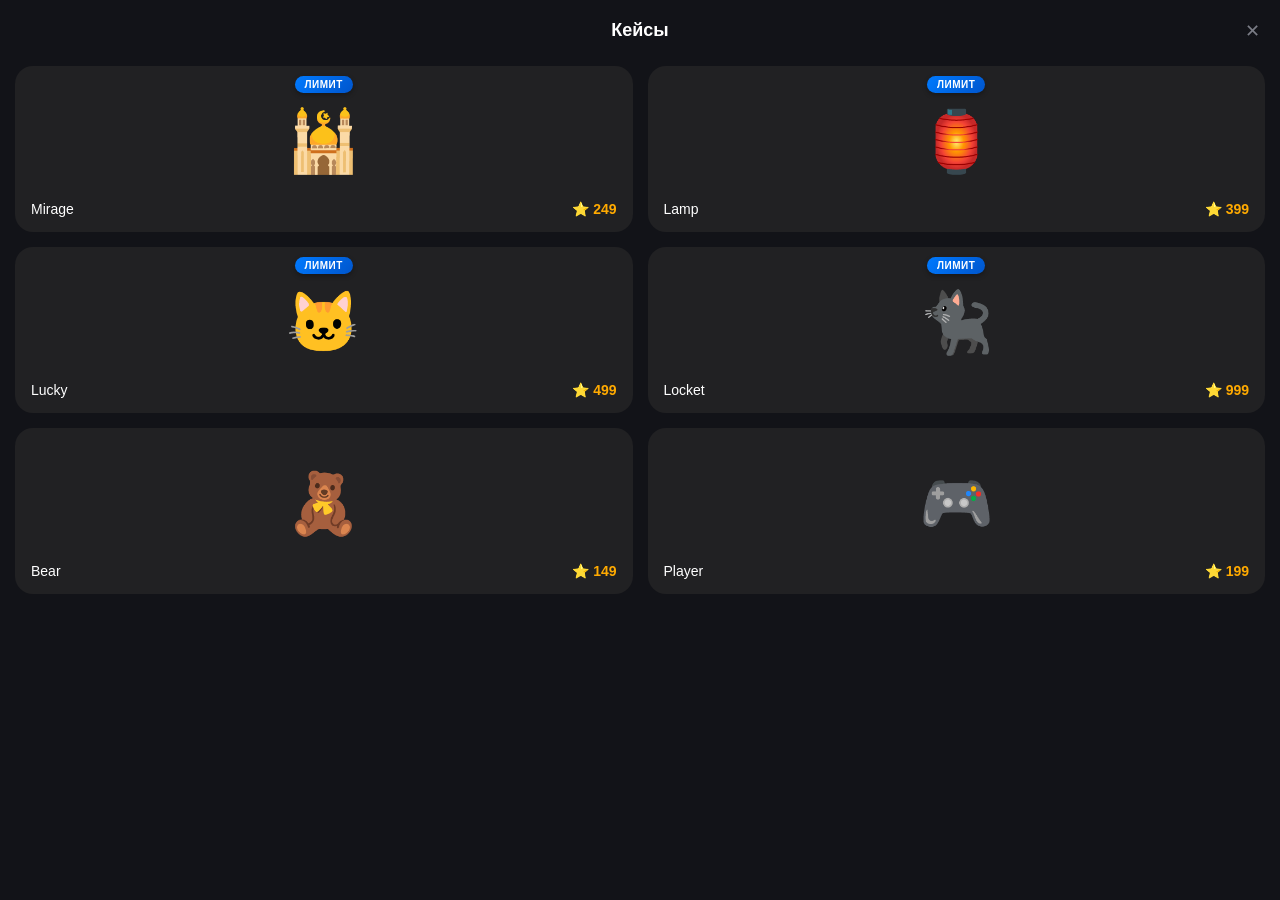
<file: cases.html>
<!DOCTYPE html>
<html lang="ru">
<head>
    <meta charset="UTF-8">
    <meta name="viewport" content="width=device-width, initial-scale=1.0">
    <title>Slonyara Case - Кейсы</title>
    <style>
        body {
            background-color: #121318;
            color: #ffffff;
            font-family: -apple-system, BlinkMacSystemFont, 'Segoe UI', Roboto, sans-serif;
            margin: 0;
            padding: 15px;
            -webkit-user-select: none;
            user-select: none;
        }

        /* Шапка окна */
        .header-container {
            display: flex;
            justify-content: center;
            align-items: center;
            position: relative;
            margin-bottom: 20px;
            padding: 5px 0;
        }

        .header-title {
            font-size: 18px;
            font-weight: bold;
        }

        .btn-close {
            position: absolute;
            right: 5px;
            font-size: 18px;
            color: #7a7c85;
            text-decoration: none;
            cursor: pointer;
        }

        /* Сетка кейсов 2х2 с вертикальной прокруткой */
        .cases-grid {
            display: grid;
            grid-template-columns: repeat(2, 1fr);
            gap: 15px;
            max-height: calc(100vh - 70px);
            overflow-y: auto;
            padding-bottom: 30px;
        }

        /* Убираем полосу прокрутки для нативности */
        .cases-grid::-webkit-scrollbar {
            display: none;
        }

        /* Карточка кейса */
        .case-card {
            background-color: #212123;
            border-radius: 18px;
            padding: 15px 12px;
            display: flex;
            flex-direction: column;
            align-items: center;
            position: relative;
            cursor: pointer;
            transition: transform 0.1s;
            box-sizing: border-box;
        }

        .case-card:active {
            transform: scale(0.96);
            background-color: #27272a;
        }

        /* Тег Лимит */
        .limit-badge {
            position: absolute;
            top: 10px;
            background: linear-gradient(135deg, #007aff, #0055cc);
            color: #ffffff;
            font-size: 10px;
            font-weight: bold;
            padding: 3px 10px;
            border-radius: 20px;
            text-transform: uppercase;
            letter-spacing: 0.5px;
            box-shadow: 0 2px 5px rgba(0,0,0,0.3);
        }

        /* Контейнер для картинки подарка */
        .image-box {
            width: 90px;
            height: 90px;
            margin-top: 15px;
            margin-bottom: 15px;
            display: flex;
            justify-content: center;
            align-items: center;
        }

        .case-image {
            max-width: 100%;
            max-height: 100%;
            object-fit: contain;
        }

        /* Текстовый подвал карточки */
        .case-info {
            display: flex;
            justify-content: space-between;
            width: 100%;
            padding: 0 4px;
            box-sizing: border-box;
            align-items: center;
        }

        .case-name {
            font-size: 14px;
            font-weight: 500;
            color: #ffffff;
        }

        .case-price {
            font-size: 14px;
            font-weight: bold;
            color: #ffaa00;
            display: flex;
            align-items: center;
            gap: 3px;
        }
    </style>
</head>
<body>

    <!-- Шапка страницы кейсов -->
    <div class="header-container">
        <div class="header-title">Кейсы</div>
        <!-- Кнопка Х возвращает на главную index.html -->
        <a href="index.html" class="btn-close">✕</a>
    </div>

    <!-- Сетка с кейсами из Gorilla Case -->
    <div class="cases-grid">

        <!-- Mirage -->
        <div class="case-card" onclick="buyCase('Mirage', 249)">
            <div class="limit-badge">Лимит</div>
            <div class="image-box"><span style="font-size: 60px;">🕌</span></div>
            <div class="case-info">
                <span class="case-name">Mirage</span>
                <span class="case-price">⭐ 249</span>
            </div>
        </div>

        <!-- Lamp -->
        <div class="case-card" onclick="buyCase('Lamp (Limit)', 399)">
            <div class="limit-badge">Лимит</div>
            <div class="image-box"><span style="font-size: 60px;">🏮</span></div>
            <div class="case-info">
                <span class="case-name">Lamp</span>
                <span class="case-price">⭐ 399</span>
            </div>
        </div>

        <!-- Lucky -->
        <div class="case-card" onclick="buyCase('Lucky', 499)">
            <div class="limit-badge">Лимит</div>
            <div class="image-box"><span style="font-size: 60px;">🐱</span></div>
            <div class="case-info">
                <span class="case-name">Lucky</span>
                <span class="case-price">⭐ 499</span>
            </div>
        </div>

        <!-- Locket -->
        <div class="case-card" onclick="buyCase('Locket', 999)">
            <div class="limit-badge">Лимит</div>
            <div class="image-box"><span style="font-size: 60px;">🐈‍⬛</span></div>
            <div class="case-info">
                <span class="case-name">Locket</span>
                <span class="case-price">⭐ 999</span>
            </div>
        </div>

        <!-- Bear -->
        <div class="case-card" onclick="buyCase('Bear', 149)">
            <div class="image-box"><span style="font-size: 60px;">🧸</span></div>
            <div class="case-info">
                <span class="case-name">Bear</span>
                <span class="case-price">⭐ 149</span>
            </div>
        </div>

        <!-- Player -->
        <div class="case-card" onclick="buyCase('Player', 199)">
            <div class="image-box"><span style="font-size: 60px;">🎮</span></div>
            <div class="case-info">
                <span class="case-name">Player</span>
                <span class="case-price">⭐ 199</span>
            </div>
        </div>

    </div>

    <script>
        function buyCase(name, price) {
            alert(`Вы выбрали кейс: ${name} за ${price} Stars. На бэкенд отправлен запрос покупки!`);
        }
    </script>
</body>
</html>
</file>
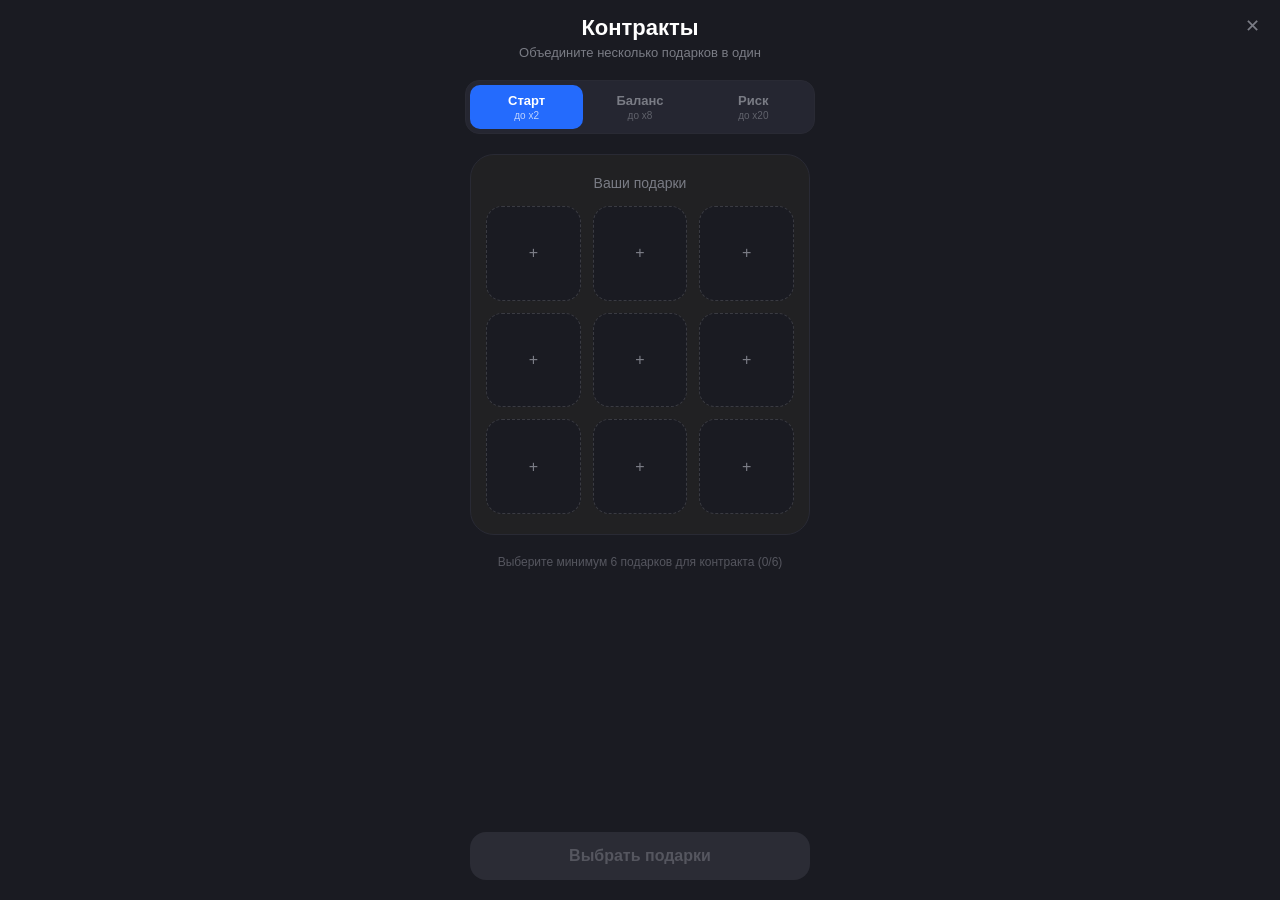
<file: contracts.html>
<!DOCTYPE html>
<html lang="ru">
<head>
    <meta charset="UTF-8">
    <meta name="viewport" content="width=device-width, initial-scale=1.0">
    <title>Slonyara Case - Контракты</title>
    <style>
        body {
            background-color: #1a1b22;
            color: #ffffff;
            font-family: -apple-system, BlinkMacSystemFont, 'Segoe UI', Roboto, sans-serif;
            margin: 0;
            padding: 15px;
            padding-bottom: 100px;
            overflow-x: hidden;
            -webkit-user-select: none;
            user-select: none;
            text-align: center;
        }

        /* Шапка страницы */
        .header-container {
            text-align: center;
            margin-bottom: 20px;
            position: relative;
        }
        .btn-back { position: absolute; right: 5px; top: 0; font-size: 18px; color: #7a7c85; text-decoration: none; }
        .title { font-size: 22px; font-weight: bold; margin: 0 0 4px 0; }
        .subtitle { font-size: 13px; color: #7a7c85; margin: 0; }

        /* Переключатель типов контрактов под макет */
        .contract-selector {
            display: flex;
            background-color: #252631;
            border-radius: 14px;
            padding: 4px;
            max-width: 340px;
            margin: 0 auto 20px auto;
            border: 1px solid #292a34;
        }
        .contract-btn {
            flex: 1; background: none; border: none; color: #7a7c85;
            padding: 8px 0; font-size: 13px; font-weight: bold; cursor: pointer; border-radius: 10px;
            display: flex; flex-direction: column; align-items: center; gap: 2px;
        }
        .contract-btn span { font-size: 10px; font-weight: normal; opacity: 0.7; }
        .contract-btn.active { background-color: #246bfd; color: #ffffff; }

        /* Большая карточка сетки */
        .grid-card {
            background-color: #212123;
            border-radius: 24px;
            padding: 20px 15px;
            max-width: 340px;
            margin: 0 auto 20px auto;
            border: 1px solid #292a34;
            box-sizing: border-box;
        }
        .grid-title { font-size: 14px; color: #7a7c85; margin-bottom: 15px; font-weight: 500; }

        /* Сетка слотов 3х3 по скриншоту */
        .slots-grid {
            display: grid;
            grid-template-columns: repeat(3, 1fr);
            gap: 12px;
        }
        .slot-item {
            background-color: #1a1b22;
            border: 1.5px dashed #3a3b42;
            border-radius: 16px;
            aspect-ratio: 1;
            display: flex;
            justify-content: center;
            align-items: center;
            cursor: pointer;
            font-size: 16px;
            color: #7a7c85;
            transition: background-color 0.2s, border-color 0.2s;
        }
        .slot-item.selected {
            border-style: solid;
            border-color: #246bfd;
            background-color: #252631;
            color: #ffffff;
            font-size: 32px;
        }

        /* Текст инфо */
        .info-text { font-size: 12px; color: #55565f; margin-bottom: 10px; }

        /* Фиксированная нижняя синяя кнопка */
        .bottom-container {
            position: fixed; bottom: 20px; left: 0; width: 100%;
            display: flex; justify-content: center; padding: 0 15px; box-sizing: border-box;
            z-index: 10;
        }
        .btn-submit {
            background-color: #246bfd; color: white; border: none;
            border-radius: 16px; padding: 15px 0; font-size: 16px;
            font-weight: bold; width: 100%; max-width: 340px; cursor: pointer;
            box-shadow: 0 4px 15px rgba(36, 107, 253, 0.4);
            transition: background-color 0.2s, transform 0.1s;
        }
        .btn-submit:disabled { background-color: #2b2c35; color: #55565f; cursor: not-allowed; box-shadow: none; }
    </style>
</head>
<body>

    <!-- Шапка контрактов -->
    <div class="header-container">
        <h1 class="title">Контракты</h1>
        <p class="subtitle">Объедините несколько подарков в один</p>
        <a href="index.html" class="btn-back">✕</a>
    </div>

    <!-- Выбор типа контракта из макета -->
    <div class="contract-selector">
        <button class="contract-btn active" onclick="setMode('start', this)">Старт<span>до x2</span></button>
        <button class="contract-btn" onclick="setMode('balance', this)">Баланс<span>до x8</span></button>
        <button class="contract-btn" onclick="setMode('risk', this)">Риск<span>до x20</span></button>
    </div>

    <!-- Основная сетка 3х3 -->
    <div class="grid-card">
        <div class="grid-title">Ваши подарки</div>
        <div class="slots-grid" id="slots-container">
            <!-- 9 слотов генерируются через JS -->
        </div>
    </div>

    <div class="info-text" id="status-text">Выберите минимум 6 подарков для контракта (0/6)</div>

    <!-- Нижняя кнопка -->
    <div class="bottom-container">
        <button class="btn-submit" id="action-btn" disabled onclick="signContract()">Выбрать подарки</button>
    </div>

    <script>
        let currentMode = 'start';
        let selectedCount = 0;
        const totalSlots = 9;
        
        // Эмулируем инвентарь игрока (дешевые предметы)
        const mockGifts = ["🌸", "🎈", "🍬", "🍀", "🔑", "🎲", "🧩", "🎸", "💎"];
        let slotsState = Array(totalSlots).fill(null);

        function initGrid() {
            const container = document.getElementById('slots-container');
            container.innerHTML = '';
            for (let i = 0; i < totalSlots; i++) {
                const slot = document.createElement('div');
                slot.className = 'slot-item';
                slot.innerText = '+';
                slot.onclick = () => toggleSlot(i, slot);
                container.appendChild(slot);
            }
        }

        function setMode(mode, btn) {
            currentMode = mode;
            document.querySelectorAll('.contract-btn').forEach(b => b.classList.remove('active'));
            btn.classList.add('active');
        }

        function toggleSlot(index, element) {
            if (slotsState[index] === null) {
                // Добавляем предмет в слот
                slotsState[index] = mockGifts[index];
                element.className = 'slot-item selected';
                element.innerText = slotsState[index];
                selectedCount++;
            } else {
                // Очищаем слот
                slotsState[index] = null;
                element.className = 'slot-item';
                element.innerText = '+';
                selectedCount--;
            }
            updateButtonState();
        }

        function updateButtonState() {
            const btn = document.getElementById('action-btn');
            const statusText = document.getElementById('status-text');
            
            statusText.innerText = `Выберите минимум 6 подарков для контракта (${selectedCount}/6)`;

            if (selectedCount >= 6) {
                btn.disabled = false;
                btn.innerText = "Заключить контракт";
            } else {
                btn.disabled = true;
                btn.innerText = "Выбрать подарки";
            }
        }

        function signContract() {
            if (selectedCount < 6) return;

            // Вероятность выигрыша по канонам казино (65% успеха на Старт, 40% на Баланс, 15% на Риск)
            let winChance = currentMode === 'start' ? 0.65 : (currentMode === 'balance' ? 0.40 : 0.15);
            let isWin = Math.random() < winChance;

            if (isWin) {
                // Супер-призы в зависимости от множителя режима
                let prizes = currentMode === 'start' ? ["👑 Корона", "🦁 Лев"] : (currentMode === 'balance' ? ["🚀 Ракета TON", "🔥 Огненная Горилла"] : ["💎 Мега NFT GG Case", "🛸 Звездный лорд"]);
                let finalPrize = prizes[Math.floor(Math.random() * prizes.length)];
                alert(`🎉 Успех! Контракт выполнен! Вы получили дорогой подарок: ${finalPrize}`);
            } else {
                alert("❌ Контракт сорвался! Ваши подарки сгорели. Попробуйте еще раз!");
            }

            // Сброс сетки после игры
            selectedCount = 0;
            slotsState = Array(totalSlots).fill(null);
            initGrid();
            updateButtonState();
        }

        initGrid();
    </script>
</body>
</html>
</file>
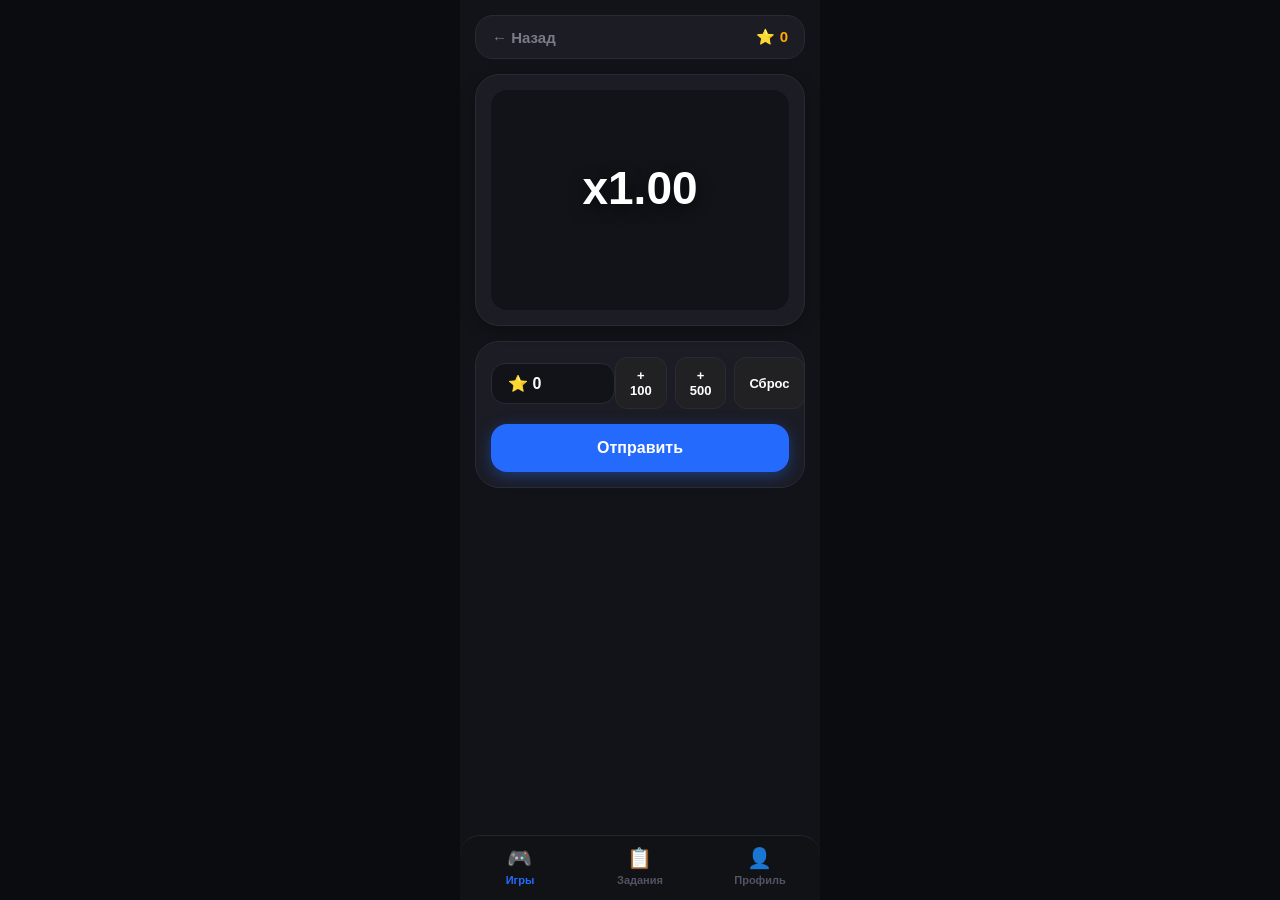
<file: crash.html>
<!DOCTYPE html>
<html lang="ru">
<head>
    <meta charset="UTF-8">
    <meta name="viewport" content="width=device-width, initial-scale=1.0, maximum-scale=1.0, user-scalable=no">
    <title>Slonyara Case - Краш</title>
    <style>
        body {
            background-color: #0b0c10;
            color: #ffffff;
            font-family: -apple-system, BlinkMacSystemFont, 'Segoe UI', Roboto, sans-serif;
            margin: 0;
            padding: 0;
            display: flex;
            justify-content: center;
            -webkit-user-select: none;
            user-select: none;
        }

        /* Мобильный контейнер */
        .app-container {
            width: 100%;
            max-width: 360px;
            min-height: 100vh;
            background-color: #121318;
            box-sizing: border-box;
            padding: 15px 15px 110px 15px;
            display: flex;
            flex-direction: column;
            align-items: center;
        }

        /* Шапка страницы */
        .header-container {
            display: flex;
            justify-content: space-between;
            align-items: center;
            width: 100%;
            margin-bottom: 15px;
            background: #1b1c24;
            padding: 12px 16px;
            border-radius: 18px;
            border: 1px solid #292a34;
            box-sizing: border-box;
        }
        .btn-back { color: #7a7c85; text-decoration: none; font-size: 15px; font-weight: bold; }
        .stars-badge { background: none; font-weight: 800; font-size: 15px; color: #ffaa00; }

        /* График Краша */
        .crash-card {
            background-color: #1b1c24;
            border-radius: 24px;
            padding: 15px;
            width: 100%;
            box-sizing: border-box;
            border: 1px solid #292a34;
            margin-bottom: 15px;
            position: relative;
            box-shadow: 0 4px 15px rgba(0,0,0,0.3);
        }

        canvas {
            width: 100%;
            height: 220px;
            display: block;
            background: #121318;
            border-radius: 16px;
        }

        .multiplier-display {
            position: absolute;
            top: 45%;
            left: 50%;
            transform: translate(-50%, -50%);
            font-size: 46px;
            font-weight: 900;
            text-shadow: 0 4px 15px rgba(0,0,0,0.6);
            color: #ffffff;
            z-index: 10;
        }
        .multiplier-display.crashed { color: #ff3b30; }

        /* Блок управления ставкой */
        .bet-controls-card {
            background-color: #1b1c24;
            border-radius: 24px;
            padding: 15px;
            border: 1px solid #292a34;
            width: 100%;
            box-sizing: border-box;
        }

        .bet-input-row {
            display: flex;
            justify-content: space-between;
            align-items: center;
            margin-bottom: 15px;
        }

        .bet-display-box {
            background: #121318;
            padding: 10px 16px;
            border-radius: 14px;
            font-weight: bold;
            font-size: 16px;
            min-width: 90px;
            text-align: left;
            border: 1px solid #292a34;
        }

        .quick-buttons { display: flex; gap: 8px; }
        .btn-quick {
            background: #212123;
            border: 1px solid #292a34;
            color: #fff;
            padding: 10px 14px;
            border-radius: 12px;
            font-size: 13px;
            font-weight: bold;
            cursor: pointer;
        }

        .btn-action {
            background-color: #246bfd;
            color: white;
            border: none;
            border-radius: 16px;
            padding: 15px 0;
            font-size: 16px;
            font-weight: bold;
            width: 100%;
            cursor: pointer;
            box-shadow: 0 4px 15px rgba(36, 107, 253, 0.4);
        }
        .btn-action:disabled { background-color: #2b2c35; color: #55565f; cursor: not-allowed; box-shadow: none; }
        .btn-action.insufficient { background-color: #ff3b30 !important; box-shadow: none; }
        .btn-action.cashout { background-color: #4cd964 !important; color: #000000; box-shadow: 0 4px 15px rgba(76, 217, 100, 0.4); }

        /* Нижний фиксированный таббар */
        .tab-bar {
            position: fixed; bottom: 0; left: 50%; transform: translateX(-50%);
            width: 100%; max-width: 360px; background-color: #111216;
            border-top: 1px solid #23242c; display: flex; justify-content: space-around;
            padding: 10px 0 14px 0; z-index: 100; border-radius: 20px 20px 0 0;
        }
        .tab-item {
            color: #525464; font-size: 11px; font-weight: 700;
            display: flex; flex-direction: column; align-items: center; gap: 4px; text-decoration: none; width: 33.33%;
        }
        .tab-icon { font-size: 20px; }
        .tab-item.active { color: #246bfd; }
    </style>
</head>
<body>

    <div class="app-container">
        <div class="header-container">
            <a href="index.html" class="btn-back">← Назад</a>
            <div class="stars-badge">⭐ <span id="user-balance">0</span></div>
        </div>

        <div class="crash-card">
            <div class="multiplier-display" id="mult-text">x1.00</div>
            <canvas id="crashCanvas"></canvas>
        </div>

        <div class="bet-controls-card">
            <div class="bet-input-row">
                <div class="bet-display-box">⭐ <span id="bet-amount-text">0</span></div>
                <div class="quick-buttons">
                    <button class="btn-quick" onclick="addBet(100)">+ 100</button>
                    <button class="btn-quick" onclick="addBet(500)">+ 500</button>
                    <button class="btn-quick" onclick="resetBet()">Сброс</button>
                </div>
            </div>
            <button class="btn-action" id="action-btn" onclick="handleButtonClick()">Отправить</button>
        </div>

        <div class="tab-bar">
            <a href="index.html" class="tab-item active"><span class="tab-icon">🎮</span>Игры</a>
            <a href="tasks.html" class="tab-item"><span class="tab-icon">📋</span>Задания</a>
            <a href="profile.html" class="tab-item"><span class="tab-icon">👤</span>Профиль</a>
        </div>
    </div>

    <script>
        const canvas = document.getElementById('crashCanvas');
        const ctx = canvas.getContext('2d');
        canvas.width = 330;
        canvas.height = 220;

        let userBalance = 0; 
        let currentBet = 0;
        let gameState = "waiting"; 
        
        let currentMultiplier = 1.00;
        let crashPoint = 1.00;
        let animationFrameId;
        let startTime;

        function addBet(amount) {
            if (gameState === "running") return;
            currentBet += amount;
            document.getElementById('bet-amount-text').innerText = currentBet;
            checkBalance();
        }

        function resetBet() {
            if (gameState === "running") return;
            currentBet = 0;
            document.getElementById('bet-amount-text').innerText = 0;
            checkBalance();
        }

        function checkBalance() {
            const btn = document.getElementById('action-btn');
            if (gameState !== "waiting") return;

            if (currentBet > userBalance) {
                btn.innerText = "Недостаточно звезд";
                btn.classList.add('insufficient');
                btn.disabled = true;
            } else {
                btn.innerText = "Отправить";
                btn.classList.remove('insufficient');
                btn.disabled = false;
            }
        }

        function drawGraph(elapsedTime) {
            ctx.clearRect(0, 0, canvas.width, canvas.height);

            ctx.strokeStyle = "rgba(36, 107, 253, 0.05)";
            ctx.lineWidth = 1;
            for (let i = 0; i < canvas.width; i += 30) {
                ctx.beginPath(); ctx.moveTo(i, 0); ctx.lineTo(i, canvas.height); ctx.stroke();
            }
            for (let i = 0; i < canvas.height; i += 30) {
                ctx.beginPath(); ctx.moveTo(0, i); ctx.lineTo(canvas.width, i); ctx.stroke();
            }

            if (gameState === "running") {
                ctx.beginPath();
                ctx.strokeStyle = "#246bfd";
                ctx.lineWidth = 4;
                ctx.shadowBlur = 10;
                ctx.shadowColor = "#246bfd";
                ctx.moveTo(20, canvas.height - 20);

                let steps = elapsedTime / 16;
                let lastX = 20;
                let lastY = canvas.height - 20;

                for (let i = 0; i <= steps; i++) {
                    let x = 20 + (canvas.width - 50) * (i / steps);
                    let y = (canvas.height - 20) - Math.pow(i, 1.8) * 0.05;
                    
                    if (y < 30) y = 30;
                    if (x > canvas.width - 30) x = canvas.width - 30;

                    ctx.lineTo(x, y);
                    lastX = x;
                    lastY = y;
                }
                ctx.stroke();
                ctx.shadowBlur = 0;

                ctx.fillStyle = "#ffaa00";
                ctx.beginPath();
                ctx.arc(lastX, lastY, 6, 0, Math.PI * 2);
                ctx.fill();
            } else {
                ctx.fillStyle = "rgba(255,255,255,0.1)";
                ctx.beginPath(); ctx.arc(20, canvas.height - 20, 4, 0, Math.PI * 2); ctx.fill();
            }
        }

        function handleButtonClick() {
            if (gameState === "waiting") {
                if (currentBet === 0) { alert("Установите сумму ставки!"); return; }
                
                userBalance -= currentBet;
                document.getElementById('user-balance').innerText = userBalance;

                let dice = Math.random();
                if (dice < 0.10) {
                    crashPoint = 1.00;
} else {
crashPoint = (1.01 + Math.pow(Math.random(), 3) * 15).toFixed(2);
}
gameState = "running";
currentMultiplier = 1.00;
startTime = Date.now();
const btn = document.getElementById('action-btn');
btn.innerText = "Забрать";
btn.classList.add('cashout');
document.getElementById('mult-text').className = "multiplier-display";
animateCrash();
} else if (gameState === "running") {
let winAmount = Math.floor(currentBet * currentMultiplier);
userBalance += winAmount;
document.getElementById('user-balance').innerText = userBalance;
alert('🎉 Успешно! Вы выиграли: ⭐ ' + winAmount);
cancelAnimationFrame(animationFrameId);
finishRound(false);
}
}
function animateCrash() {
let elapsed = Date.now() - startTime;
currentMultiplier = 1.00 + Math.pow(elapsed / 3000, 1.5);
if (currentMultiplier >= crashPoint) {
currentMultiplier = parseFloat(crashPoint);
document.getElementById('mult-text').innerText = '💥 x' + currentMultiplier.toFixed(2);
document.getElementById('mult-text').classList.add('crashed');
finishRound(true);
} else {
document.getElementById('mult-text').innerText = 'x' + currentMultiplier.toFixed(2);
drawGraph(elapsed);
animationFrameId = requestAnimationFrame(animateCrash);
}
}
function finishRound(isCrashed) {
gameState = "waiting";
if (isCrashed) {
alert('💥 Взрыв на x' + currentMultiplier.toFixed(2));
}
const btn = document.getElementById('action-btn');
btn.innerText = "Отправить";
btn.classList.remove('cashout');
currentBet = 0;
document.getElementById('bet-amount-text').innerText = 0;
checkBalance();
}
drawGraph(0);
checkBalance();
</file>
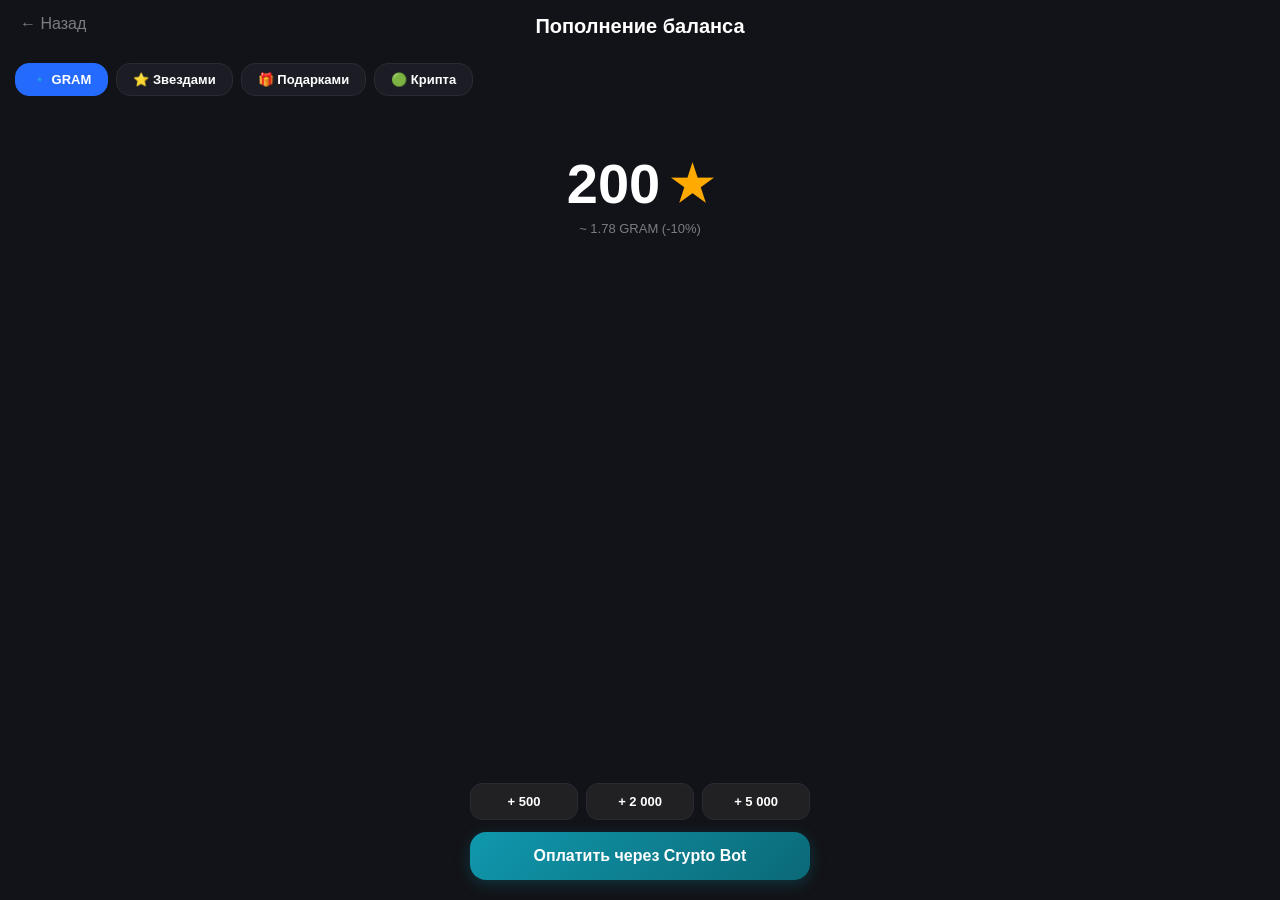
<file: deposit.html>
<!DOCTYPE html>
<html lang="ru">
<head>
    <meta charset="UTF-8">
    <meta name="viewport" content="width=device-width, initial-scale=1.0">
    <title>Slonyara Case - Пополнение</title>
    <style>
        body {
            background-color: #121318;
            color: #ffffff;
            font-family: -apple-system, BlinkMacSystemFont, 'Segoe UI', Roboto, sans-serif;
            margin: 0;
            padding: 15px;
            padding-bottom: 110px;
            overflow-x: hidden;
            -webkit-user-select: none;
            user-select: none;
            text-align: center;
        }

        /* Шапка страницы */
        .header-container {
            text-align: center;
            margin-bottom: 20px;
            position: relative;
        }
        .btn-back { position: absolute; left: 5px; top: 0; font-size: 16px; color: #7a7c85; text-decoration: none; font-weight: 500; }
        .title { font-size: 20px; font-weight: bold; margin: 0; }

        /* Горизонтальный таббар способов оплаты из макета */
        .methods-scroller {
            display: flex;
            gap: 8px;
            overflow-x: auto;
            white-space: nowrap;
            padding: 5px 0;
            margin-bottom: 50px;
        }
        .methods-scroller::-webkit-scrollbar { display: none; }
        
        .method-btn {
            background-color: #1b1c24;
            border: 1px solid #292a34;
            color: #ffffff;
            padding: 8px 16px;
            border-radius: 14px;
            font-size: 13px;
            font-weight: bold;
            cursor: pointer;
            display: flex;
            align-items: center;
            gap: 6px;
        }
        .method-btn.active {
            background-color: #246bfd;
            border-color: #246bfd;
        }

        /* Центральный контент */
        .amount-display {
            font-size: 56px;
            font-weight: bold;
            display: flex;
            justify-content: center;
            align-items: center;
            gap: 10px;
            margin-top: 10px;
            margin-bottom: 5px;
        }
        .star-icon { color: #ffaa00; font-size: 48px; }

        .rate-calc-text {
            font-size: 13px;
            color: #7a7c85;
            margin-bottom: auto;
        }

        /* Нижний блок управления кнопками */
        .bottom-controls-container {
            position: fixed; bottom: 20px; left: 0; width: 100%;
            display: flex; flex-direction: column; align-items: center;
            padding: 0 15px; box-sizing: border-box; gap: 12px;
            z-index: 20;
        }
        
        .quick-chips-row { display: flex; gap: 8px; width: 100%; max-width: 340px; }
        
        .chip-btn {
            flex: 1; background-color: #212123; border: 1px solid #292a34;
            color: white; padding: 10px 0; border-radius: 12px; font-size: 13px; font-weight: bold; cursor: pointer;
        }

        .btn-action {
            background-color: #246bfd; color: white; border: none;
            border-radius: 16px; padding: 15px 0; font-size: 16px;
            font-weight: bold; width: 100%; max-width: 340px; cursor: pointer;
            box-shadow: 0 4px 15px rgba(36, 107, 253, 0.4);
            transition: background-color 0.2s;
        }
        .btn-action.crypto-bot-style {
            background: linear-gradient(135deg, #1098ad, #0b6977);
            box-shadow: 0 4px 15px rgba(11, 105, 119, 0.4);
        }
    </style>
</head>
<body>

    <!-- Шапка страницы -->
    <div class="header-container">
        <a href="index.html" class="btn-back">← Назад</a>
        <h1 class="title">Пополнение баланса</h1>
    </div>

    <!-- Таббар способов оплаты из макета -->
    <div class="methods-scroller">
        <button class="method-btn active" onclick="setPaymentMethod('gram', this)">🔹 GRAM</button>
        <button class="method-btn" onclick="setPaymentMethod('stars', this)">⭐ Звездами</button>
        <button class="method-btn" onclick="setPaymentMethod('gifts', this)">🎁 Подарками</button>
        <button class="method-btn" onclick="setPaymentMethod('crypto', this)">🟢 Крипта</button>
    </div>

    <!-- Центральный счетчик звезд (Изначально выставлено 200 по макету) -->
    <div class="amount-display">
        <span id="deposit-amount">200</span>
        <span class="star-icon">★</span>
    </div>
    <div class="rate-calc-text" id="rate-text">~ 1,79 GRAM (-10%)</div>

    <!-- Панель быстрых кнопок и подтверждения -->
    <div class="bottom-controls-container">
        <div class="quick-chips-row">
            <button class="chip-btn" onclick="addValue(500)">+ 500</button>
            <button class="chip-btn" onclick="addValue(2000)">+ 2 000</button>
            <button class="chip-btn" onclick="addValue(5000)">+ 5 000</button>
        </div>
        <button class="btn-action crypto-bot-style" id="main-action-btn" onclick="handlePaymentSubmit()">Оплатить через Crypto Bot</button>
    </div>

    <script>
        let currentAmount = 200;
        let selectedMethod = 'gram';

        function addValue(val) {
            currentAmount += val;
            document.getElementById('deposit-amount').innerText = currentAmount.toLocaleString('ru-RU');
            calculateRate();
        }

        function setPaymentMethod(method, btnElement) {
            selectedMethod = method;
            document.querySelectorAll('.method-btn').forEach(btn => btn.classList.remove('active'));
            btnElement.classList.add('active');

            const mainBtn = document.getElementById('main-action-btn');

            if (method === 'stars') {
                mainBtn.innerText = 'Оплатить через Telegram Stars';
                mainBtn.className = 'btn-action'; // Обычный синий цвет
            } else if (method === 'gifts') {
                mainBtn.innerText = 'Обменять подарки';
                mainBtn.className = 'btn-action';
            } else if (method === 'crypto') {
                mainBtn.innerText = 'Оплатить через Crypto Bot (USDT/TON)';
                mainBtn.className = 'btn-action crypto-bot-style'; // Специфический стиль крипты
            } else {
                // GRAM метод по умолчанию
                mainBtn.innerText = 'Оплатить через Crypto Bot (GRAM)';
                mainBtn.className = 'btn-action crypto-bot-style';
            }
            calculateRate();
        }

        function calculateRate() {
            const rateText = document.getElementById('rate-text');
            if (selectedMethod === 'stars') {
                rateText.innerText = 'Стоимость: ' + currentAmount + ' Telegram Stars';
            } else if (selectedMethod === 'crypto') {
                let usdtValue = (currentAmount * 0.01).toFixed(2);
                rateText.innerText = '~ ' + usdtValue + ' USDT';
            } else if (selectedMethod === 'gifts') {
                rateText.innerText = 'Выберите ценные NFT для конвертации';
            } else {
                // Точный расчет для GRAM со скидкой из скриншота
                let gramValue = (currentAmount * 0.0089).toFixed(2);
                rateText.innerText = '~ ' + gramValue + ' GRAM (-10%)';
            }
        }

        function handlePaymentSubmit() {
            if (selectedMethod === 'stars') {
                alert('Бэкенд-бот GG Case отправил официальный инвойс на оплату ' + currentAmount + ' звезд в ваш чат!');
                return;
            }
            if (selectedMethod === 'gifts') {
                alert('Открытие инвентаря для выбора сжигаемых подарков...');
                return;
            }

            // Логика интеграции с Crypto Bot
            let currencyName = selectedMethod === 'gram' ? 'GRAM' : 'USDT/TON';
            alert('Crypto Bot API генерирует счет на оплату в валюте ' + currencyName + '. Ссылка на оплату отправлена в чат вашего бота GG Case!');
        }

        calculateRate();
    </script>
</body>
</html>
</file>
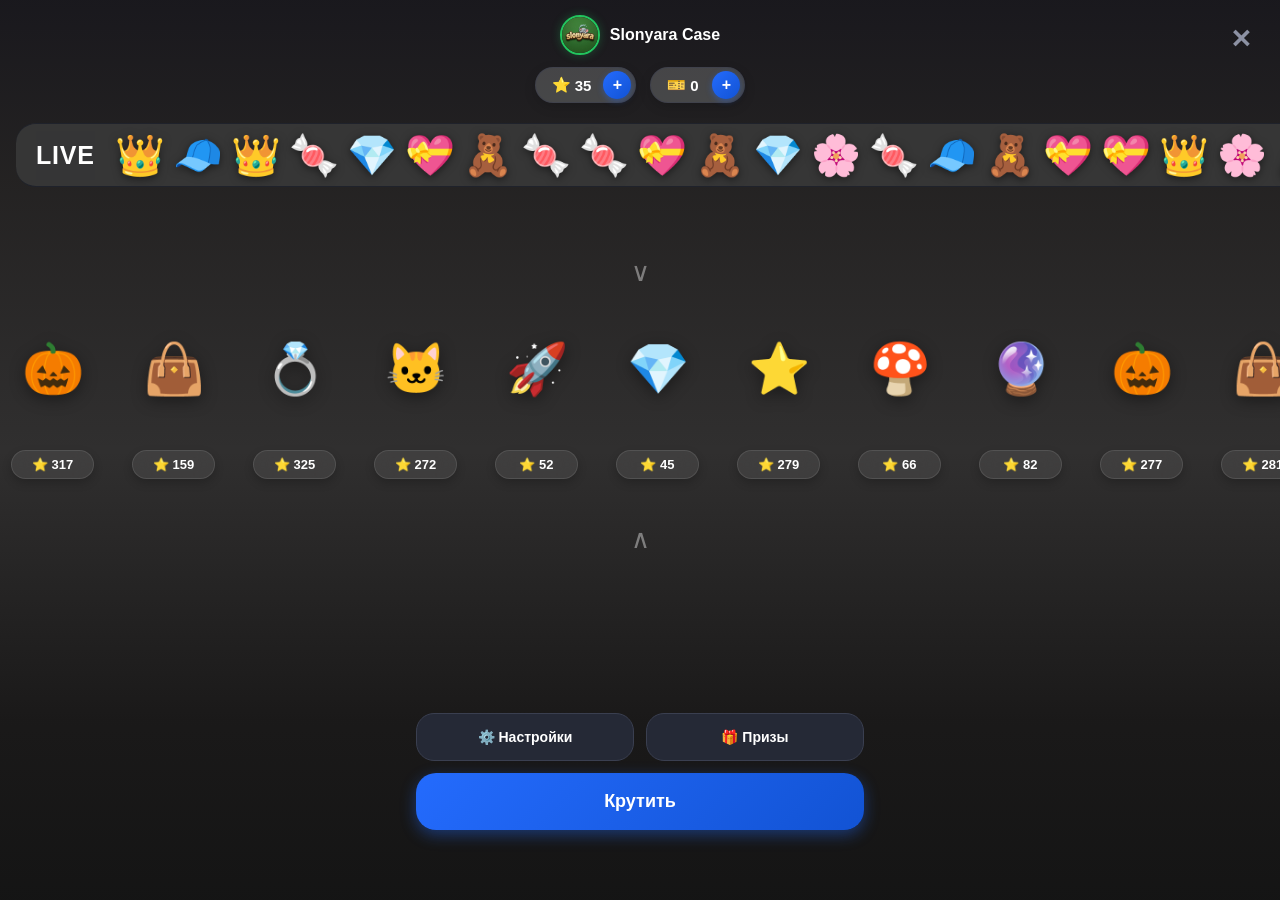
<file: free.html>
<!DOCTYPE html>
<html lang="ru">
<head>
    <meta charset="UTF-8">
    <meta name="viewport" content="width=device-width, initial-scale=1.0, maximum-scale=1.0, user-scalable=no">
    <title>Slonyara Case - Daily Case</title>
    <link rel="stylesheet" href="style.css">
</head>
<body>

    <!-- Используем тот же класс обертки, чтобы сохранить наши офигенные глубокие тени фона! -->
    <div class="main-page-wrapper daily-green-theme">
        
        <!-- КНОПКА КРЕСТИК ДЛЯ ВОЗВРАТА В ГЛАВНОЕ МЕНЮ -->
        <a href="index.html" class="exit-case-page-cross">✕</a>

        <!-- Дальше идет твой блок brand-header-section... -->

                    <!-- МИНИ-ШАПКА В САМОМ ВЕРХУ ЭКРАНА -->
        <div class="mini-case-header">
            <img src="images/logo.png" class="app-avatar-mini" alt="Logo" onerror="this.style.display='none'">
            <span class="mini-app-title">Slonyara Case</span>
        </div>

              <!-- РАЗДЕЛЬНЫЕ ОКРУГЛЫЕ БАЛАНСЫ С КНОПКАМИ ПОПОЛНЕНИЯ -->
        <div class="split-balances-row">
            
            <!-- Баланс Звезд -->
            <div class="single-balance-badge balance-stars-box">
                <span class="balance-text-value">⭐ <span id="case-stars">35</span></span>
                <a href="deposit.html" class="balance-plus-btn">+</a>
            </div>

            <!-- Баланс Билетов -->
            <div class="single-balance-badge balance-tickets-box">
                <span class="balance-text-value">🎫 <span id="case-tickets">0</span></span>
                <a href="deposit.html" class="balance-plus-btn">+</a>
            </div>

        </div>

        <!-- НАША ФИРМЕННАЯ LIVE ЛЕНТА НАД РУЛЕТКОЙ -->
        <div class="live-ticker-container">
            <div class="live-badge">LIVE</div>
            <div class="live-ticker" id="liveTickerUpper">
                <!-- Заполняется подарками через JavaScript -->
            </div>
        </div>

                    <div class="roulette-container">
            <!-- Идеальный верхний уголок -->
            <div class="roulette-arrow arrow-top">∨</div>
            
            <div class="roulette-track-wrapper">
                <div class="roulette-track" id="rouletteTrack"></div>
            </div>
            
            <!-- Идеальный зеркальный нижний уголок -->
            <div class="roulette-arrow arrow-bottom">∧</div>
        </div>

        <!-- КНОПКИ УПРАВЛЕНИЯ В САМОМ НИЗУ ЭКРАНА -->
        <div class="case-controls-wrapper">
            <div class="sub-controls-row">
                <button class="sub-btn btn-settings" onclick="openSettingsModal()">⚙️ Настройки</button>
                <button class="sub-btn btn-prizes" onclick="openPrizesModal()">🎁 Призы</button>
            </div>
            <button class="main-spin-btn" id="spinBtn" onclick="startCaseSpin()">Крутить</button>
        </div>

    </div>

    <!-- ЛОГИКА РУЛЕТКИ (ГЕНЕРАЦИЯ ЛЕНТЫ И КРУТИЛКА) -->
    <script>

          // 1. НАСТРОЙКА БАЗЫ ПРЕДМЕТОВ И ПЕРЕМЕННЫХ
        const dailyCasePrizes = ["🎃", "👜", "💍", "🐱", "🚀", "💎", "⭐", "🍄", "🔮"];
        const liveItemsPool = ["👑", "🧸", "🎃", "🌸", "🍬", "🧢", "💎", "💝", "🔥", "🚀"];
        
        const track = document.getElementById('rouletteTrack');
        const ticker = document.getElementById('liveTickerUpper');
        
        let isSpinning = false;
        let hasClickedChannel = false;

        // 2. ЗАПОЛНЕНИЕ И ДВИЖЕНИЕ ВЕРХНЕЙ LIVE-ЛЕНТЫ
        function fillTickerOnStart() {
            if (!ticker) return;
            ticker.innerHTML = '';
            for (let i = 0; i < 40; i++) {
                const icon = document.createElement('div');
                icon.className = 'ticker-icon';
                icon.innerText = liveItemsPool[Math.floor(Math.random() * liveItemsPool.length)];
                ticker.appendChild(icon);
            }
        }

        function updateLiveTicker() {
            if (!ticker) return;
            const newIcon = document.createElement('div');
            newIcon.className = 'ticker-icon';
            newIcon.innerText = liveItemsPool[Math.floor(Math.random() * liveItemsPool.length)];
            ticker.prepend(newIcon);
            const allIcons = ticker.querySelectorAll('.ticker-icon');
            if (allIcons.length > 0) { allIcons[allIcons.length - 1].remove(); }
        }

        // 3. ГЕНЕРАЦИЯ ПРЕДМЕТОВ ДЛЯ ИГРОВОГО БАРАБАНА
        function generateRouletteItems() {
            if (!track) return;
            track.innerHTML = '';
            // Дублируем предметы, чтобы дорожка была длинной и завлекающей
            for (let i = 0; i < 60; i++) {
                const item = document.createElement('div');
                item.className = 'roulette-item';
                const prize = dailyCasePrizes[i % dailyCasePrizes.length];
                item.innerHTML = `
                    <div class="item-emoji">${prize}</div>
                    <div class="item-reward-cost">⭐ ${Math.floor(Math.random() * 300) + 40}</div>
                `;
                track.appendChild(item);
            }
        }

        // 4. ЛОГИКА НАЖАТИЯ НА КНОПКУ «КРУТИТЬ»
        function startCaseSpin() {
            if (isSpinning) return;
            openConditionsModal(); // Открываем созданное окно подписки
        }

        function openConditionsModal() {
            const overlay = document.getElementById('conditionsModalOverlay');
            if (overlay) {
                overlay.style.display = 'flex';
                setTimeout(() => { overlay.classList.add('active'); }, 10);
            }
        }

        function closeConditionsModal() {
            const overlay = document.getElementById('conditionsModalOverlay');
            if (overlay) {
                overlay.classList.remove('active');
                setTimeout(() => { overlay.style.display = 'none'; }, 200);
            }
        }

        function markTaskClicked() {
            hasClickedChannel = true;
        }

        function verifySubscriptionAndSpin() {
            if (!hasClickedChannel) {
                alert("Сначала нажмите на задание и подпишитесь на наш канал!");
                return;
            }
            const readyBtn = document.getElementById('checkSubBtn');
            readyBtn.innerText = "Проверка...";
            readyBtn.disabled = true;

            setTimeout(() => {
                closeConditionsModal();
                executeRealSpin(); // Запускаем само вращение
                readyBtn.innerText = "Готово";
                readyBtn.disabled = false;
            }, 1200);
        }

        // 5. РЕАЛЬНЫЙ СТОП-КРУГ РУЛЕТКИ С ПЛАВНЫМ ТОРМОЖЕНИЕМ
        function executeRealSpin() {
            isSpinning = true;
            const btn = document.getElementById('spinBtn');
            btn.disabled = true;
            btn.innerText = "Крутится...";

            // Выключаем пассивное CSS-движение на время игры
            track.style.animation = 'none'; 
            track.style.transition = 'none';
            track.style.transform = 'translateX(0)';

            setTimeout(() => {
                track.style.transition = 'transform 4.5s cubic-bezier(0.1, 0.8, 0.1, 1)';
                const randomShift = Math.floor(Math.random() * 500) + 3200;
                track.style.transform = `translateX(-${randomShift}px)`;
            }, 50);

            setTimeout(() => {
                alert("Поздравляем! Предмет зачислен на баланс.");
                startTimer(24 * 60 * 60); // Переводим в режим таймера на 24 часа
                isSpinning = false;
                generateRouletteItems(); // Перегенерируем ленту для следующего раза
            }, 4600);
        }

        // 6. ТАЙМЕР ОБРАТНОГО ОТСЧЕТА ДО СЛЕДУЮЩИХ СУТОК
        function startTimer(duration) {
            const btn = document.getElementById('spinBtn');
            btn.disabled = true;
            let timer = duration, hours, minutes, seconds;
            const interval = setInterval(function () {
                hours = parseInt(timer / 3600, 10);
                minutes = parseInt((timer % 3600) / 60, 10);
                seconds = parseInt(timer % 60, 10);

                hours = hours < 10 ? "0" + hours : hours;
                minutes = minutes < 10 ? "0" + minutes : minutes;
                seconds = seconds < 10 ? "0" + seconds : seconds;

                btn.innerText = "Через " + hours + ":" + minutes + ":" + seconds;

                if (--timer < 0) {
                    clearInterval(interval);
                    btn.innerText = "Крутить";
                    btn.disabled = false;
                    track.style.animation = 'passiveScroll 25s linear infinite'; // Возвращаем авто-скролл
                }
            }, 1000);
        }

        // Автоматический старт всех систем при загрузке страницы
        fillTickerOnStart();
        setInterval(updateLiveTicker, 1500);
        generateRouletteItems();
    </script>
    <!-- МОДАЛЬНОЕ ОКНО: ВЫПОЛНИТЕ УСЛОВИЯ -->
    <div class="modal-sheet-overlay" id="conditionsModalOverlay" onclick="closeConditionsModal()">
        <div class="modal-sheet-content conditions-box" onclick="event.stopPropagation()">
            
            <div class="modal-header-row">
                <div class="modal-game-title" style="font-size: 19px;">Выполните условия</div>
                <div class="modal-close-cross" onclick="closeConditionsModal()">✕</div>
            </div>
            
            <p class="conditions-subtitle">Чтобы крутить этот кейс</p>

            <div class="conditions-list">
                <!-- Одно главное задание: подписка на канал -->
                <a href="https://t.me/My_Slonyara_News" target="_blank" class="condition-item-row" onclick="markTaskClicked()">
                    <div class="condition-meta">
                        <div class="condition-icon-badge">📢</div>
                        <div class="condition-text-block">
                            <div class="condition-name">Подпишитесь на канал</div>
                            <div class="condition-desc">И заберите приз</div>
                        </div>
                    </div>
                    <div class="condition-chevron">❯</div>
                </a>
            </div>

            <button class="modal-ready-btn" id="checkSubBtn" onclick="verifySubscriptionAndSpin()">Готово</button>
        </div>
    </div>
</body>
</html>
</file>
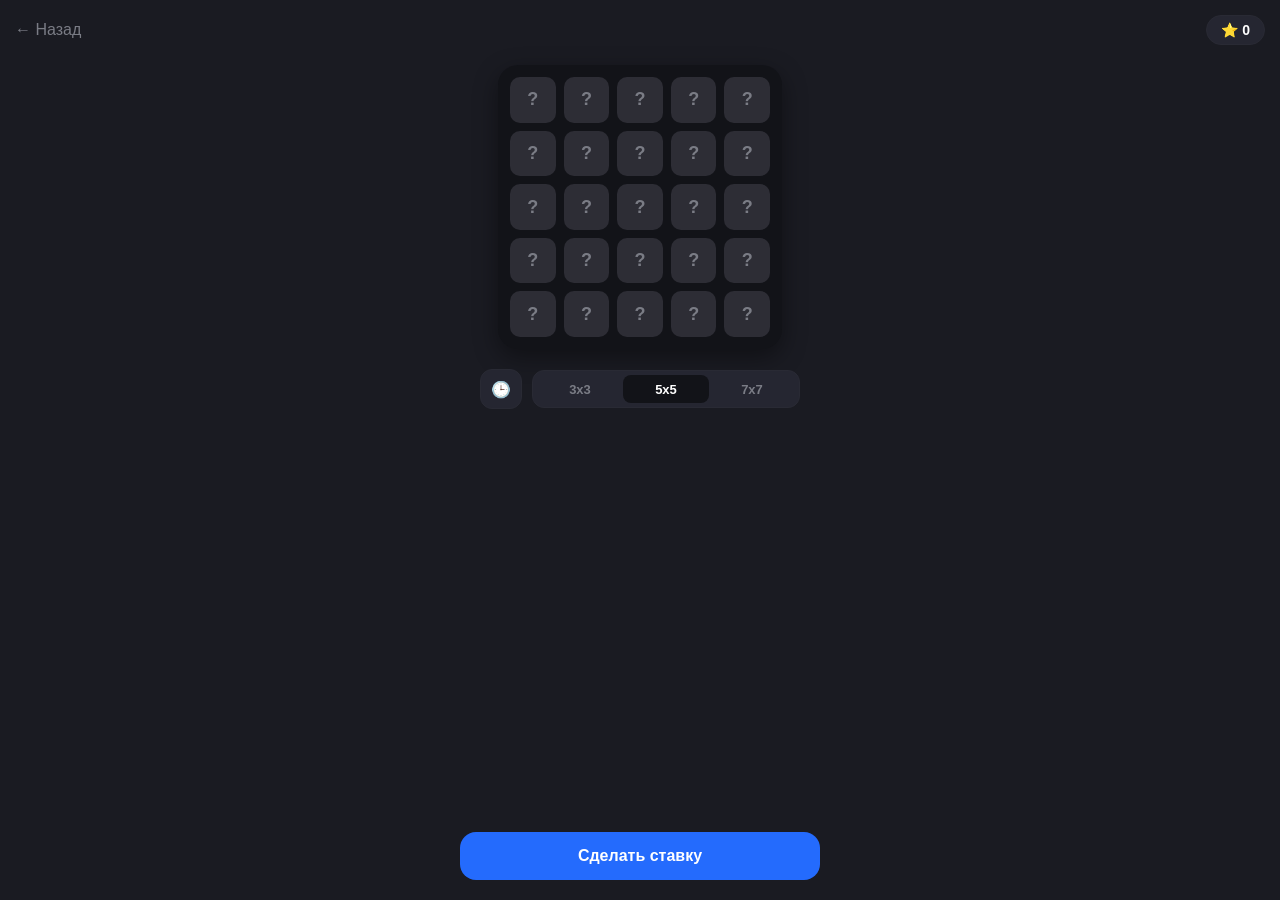
<file: mines.html>
<!DOCTYPE html>
<html lang="ru">
<head>
    <meta charset="UTF-8">
    <meta name="viewport" content="width=device-width, initial-scale=1.0">
    <title>Slonyara Case - Мины</title>
    <style>
        body {
            background-color: #1a1b22;
            color: #ffffff;
            font-family: -apple-system, BlinkMacSystemFont, 'Segoe UI', Roboto, sans-serif;
            margin: 0;
            padding: 15px;
            overflow: hidden;
            -webkit-user-select: none;
            user-select: none;
        }

        /* Шапка страницы */
        .header-container {
            display: flex;
            justify-content: space-between;
            align-items: center;
            margin-bottom: 20px;
        }
        .btn-back { color: #7a7c85; text-decoration: none; font-size: 16px; font-weight: 500; }
        .stars-badge { background: #252631; padding: 6px 14px; border-radius: 20px; font-weight: bold; font-size: 14px; border: 1px solid #292a34; }

        /* Игровое поле */
        .board-container {
            display: flex;
            justify-content: center;
            align-items: center;
            margin-bottom: 20px;
            min-height: 280px;
        }

        .mines-board {
            display: grid;
            gap: 8px;
            background-color: #121318;
            padding: 12px;
            border-radius: 20px;
            box-shadow: 0 8px 25px rgba(0,0,0,0.4);
        }

        .mine-cell {
            background-color: #2d2d35;
            border-radius: 10px;
            display: flex;
            justify-content: center;
            align-items: center;
            font-size: 18px;
            font-weight: bold;
            color: #7a7c85;
            cursor: pointer;
            aspect-ratio: 1;
            transition: background-color 0.15s, transform 0.1s;
        }
        .mine-cell:active { transform: scale(0.92); }
        .mine-cell.opened-crown { background-color: #212123; color: #ffaa00; }
        .mine-cell.opened-bomb { background-color: #ff3b30; color: #ffffff; }

        /* Панель под полем */
        .controls-row {
            display: flex;
            justify-content: center;
            align-items: center;
            gap: 10px;
            max-width: 320px;
            margin: 0 auto 20px auto;
        }

        .btn-history-trigger {
            background-color: #252631; border: 1px solid #292a34; color: #ffffff;
            border-radius: 12px; width: 40px; height: 38px;
            display: flex; justify-content: center; align-items: center; cursor: pointer;
        }

        .size-selector {
            display: flex; background-color: #252631; border-radius: 12px;
            padding: 4px; flex-grow: 1; border: 1px solid #292a34; height: 38px; box-sizing: border-box;
        }

        .size-btn {
            flex: 1; background: none; border: none; color: #7a7c85;
            font-size: 13px; font-weight: bold; cursor: pointer; border-radius: 8px;
        }
        .size-btn.active { background-color: #121318; color: #ffffff; }

        /* ВСПЛЫВАЮЩЕЕ ОКНО "НОВАЯ СТАВКА" (ТОЧНО ПО СКРИНШОТУ) */
        .bet-modal-overlay {
            position: fixed;
            top: 0; left: 0; width: 100%; height: 100%;
            background: rgba(18, 19, 24, 0.95);
            display: none;
            flex-direction: column;
            padding: 20px;
            box-sizing: border-box;
            z-index: 150;
        }

        .bet-modal-header {
            display: flex;
            justify-content: center;
            align-items: center;
            position: relative;
            margin-bottom: 40px;
        }
        .bet-modal-title { font-size: 18px; font-weight: bold; }
        .bet-modal-close { position: absolute; right: 0; font-size: 18px; color: #7a7c85; cursor: pointer; }

        /* Ввод суммы */
        .bet-value-display {
            font-size: 48px;
            font-weight: bold;
            text-align: center;
            margin-top: 20px;
            margin-bottom: 5px;
        }
        .bet-currency-label { font-size: 16px; color: #7a7c85; text-align: center; margin-bottom: 25px; }

        /* Кнопки быстрого добавления ставок */
        .quick-bet-row {
            display: flex;
            justify-content: center;
            gap: 10px;
            margin-bottom: 15px;
        }
        .quick-bet-btn {
            background-color: #252631;
            border: 1px solid #292a34;
            color: #ffffff;
            padding: 8px 16px;
            border-radius: 15px;
            font-size: 13px;
            font-weight: bold;
            cursor: pointer;
        }

        .bet-limits-text { font-size: 12px; color: #55565f; text-align: center; margin-bottom: auto; }

        /* Настройка количества мин внизу */
        .mines-config-card {
            background-color: #212123;
            border-radius: 20px;
            padding: 15px;
            margin-bottom: 20px;
            border: 1px solid #292a34;
        }
        .mines-config-header {
            display: flex; justify-content: space-between; font-size: 14px; font-weight: bold; margin-bottom: 5px;
        }
        .mines-config-desc { font-size: 11px; color: #55565f; text-align: left; margin-bottom: 15px; line-height: 1.3; }
        
        /* Слайдер-ползунок */
        .mines-slider {
            width: 100%;
            -webkit-appearance: none;
            appearance: none;
            height: 6px;
            background: #2d2d35;
            border-radius: 3px;
            outline: none;
        }
        .mines-slider::-webkit-slider-thumb {
            -webkit-appearance: none;
            appearance: none;
            width: 18px;
            height: 18px;
            border-radius: 50%;
            background: #246bfd;
            cursor: pointer;
        }

        /* Синяя нижняя кнопка */
        .bottom-container {
            position: fixed; bottom: 20px; left: 0; width: 100%;
            display: flex; justify-content: center; padding: 0 15px; box-sizing: border-box;
        }
        .btn-action {
            background-color: #246bfd; color: white; border: none;
            border-radius: 16px; padding: 15px 0; font-size: 16px;
            font-weight: bold; width: 100%; max-width: 360px; cursor: pointer;
        }
        /* Стиль для кнопки ошибки баланса */
        .btn-action.insufficient {
            background-color: #ff3b30 !important;
            color: #ffffff;
            cursor: not-allowed;
            box-shadow: none;
        }
        .btn-cashout { background-color: #4cd964; color: #000; }

        /* Модалка истории */
        .history-overlay {
            position: fixed; top: 0; left: 0; width: 100%; height: 100%;
            background: rgba(18, 19, 24, 0.95); display: none; flex-direction: column; padding: 20px; box-sizing: border-box; z-index: 200;
        }
    </style>
</head>
<body>

    <div class="header-container">
        <a href="index.html" class="btn-back">← Назад</a>
        <!-- Установили текущий баланс 36 звезд, как на твоем скриншоте -->
        <div class="stars-badge">⭐ <span id="user-balance">0</span></div>
    </div>

    <div class="board-container">
        <div id="board" class="mines-board"></div>
    </div>

    <div class="controls-row">
        <div class="btn-history-trigger" onclick="openHistoryModal()">🕒</div>
        <div class="size-selector">
            <button class="size-btn" onclick="changeSize(3, this)">3x3</button>
            <button class="size-btn active" onclick="changeSize(5, this)">5x5</button>
            <button class="size-btn" onclick="changeSize(7, this)">7x7</button>
        </div>
    </div>

    <div class="bottom-container">
        <button class="btn-action" id="action-btn" onclick="openBetModal()">Сделать ставку</button>
    </div>

    <!-- ОКНО "НОVАЯ СТАВКА" -->
    <div class="bet-modal-overlay" id="betModal">
        <div class="bet-modal-header">
            <div class="bet-modal-title">Новая ставка</div>
            <div class="bet-modal-close" onclick="closeBetModal()">✕</div>
        </div>

        <!-- Показ баланса внутри модалки -->
        <div style="display:flex; justify-content:center; margin-bottom: 10px;">
            <div class="stars-badge">⭐ <span id="modal-balance-view">0</span> <span style="color:#246bfd; margin-left:5px;">+</span></div>
        </div>

        <!-- Крупный счетчик ввода ставки -->
        <div class="bet-value-display" id="bet-amount-text">0</div>
        <div class="bet-currency-label">stars</div>

        <!-- Кнопки быстрого добавления -->
        <div class="quick-bet-row">
            <button class="quick-bet-btn" onclick="addBet(100)">+ 100</button>
            <button class="quick-bet-btn" onclick="addBet(500)">+ 500</button>
            <button class="quick-bet-btn" onclick="addBet(2500)">+ 2500</button>
        </div>
        <div class="bet-limits-text">От 50 до 10 000 звезд</div>

        <!-- Конфигуратор количества мин из скриншота -->
        <div class="mines-config-card">
            <div class="mines-config-header">
                <span>Количество мин</span>
                <span id="mines-count-view" style="background:#2d2d35; padding:2px 8px; border-radius:8px;">3</span>
            </div>
            <div class="mines-config-desc">
                Чем больше мин, тем быстрее будет расти банк, но и выше риск.
            </div>
            <input type="range" min="1" max="24" value="3" class="mines-slider" id="minesSlider" oninput="updateMinesCount(this.value)">
        </div>

        <!-- Кнопка отправки ставки / Ошибка баланса -->
        <button class="btn-action" id="submit-bet-btn" onclick="confirmAndStartGame()" style="position:relative; width:100%; margin-bottom:15px;">Отправить ставку</button>
    </div>

    <!-- Окно истории -->
    <div class="history-overlay" id="historyModal">
        <div style="text-align:center; position:relative; margin-bottom:30px;">

    <!-- ОКНО ИСТОРИИ ИГР -->
    <div class="history-overlay" id="historyModal">
        <div style="text-align:center; position:relative; margin-bottom:30px;">
            <div style="font-size:22px; font-weight:bold;">История игр</div>
            <div style="font-size:13px; color:#7a7c85;">Последние 50 раундов</div>
            <div class="bet-modal-close" onclick="closeHistoryModal()">✕</div>
        </div>
        <div id="history-content" style="background:#212123; border-radius:20px; padding:30px 20px; text-align:center; margin:auto; max-width:340px; border: 1px solid #292a34;">
            <div style="font-size:16px; font-weight:bold; margin-bottom:6px;">Ничего нет</div>
            <div style="font-size:13px; color:#7a7c85;">Вы еще не играли</div>
        </div>
    </div>

    <script>
        let currentSize = 5;
        let gameState = "waiting"; 
        let totalCells = 25;
        
        // Стартовый баланс игрока теперь строго равен 0
        let userBalance = 0; 
        
        let currentBet = 0;
        let bombsCount = 3; 
        let bombPositions = [];
        let openedCrowns = 0;
        let currentPayout = 1.00;

        function initBoard() {
            const board = document.getElementById('board');
            board.innerHTML = '';
            board.style.gridTemplateColumns = `repeat(${currentSize}, 1fr)`;
            totalCells = currentSize * currentSize;
            let boardWidth = currentSize === 3 ? 200 : (currentSize === 5 ? 260 : 300);
            board.style.width = boardWidth + 'px';

            for (let i = 0; i < totalCells; i++) {
                const cell = document.createElement('div');
                cell.className = 'mine-cell'; 
                cell.innerText = '?'; 
                cell.dataset.index = i;
                cell.onclick = () => handleCellClick(cell);
                board.appendChild(cell);
            }
        }

        function changeSize(size, btnElement) {
            if (gameState === "playing") return;
            currentSize = size;
            document.querySelectorAll('.size-btn').forEach(btn => btn.classList.remove('active'));
            btnElement.classList.add('active');
            
            const slider = document.getElementById('minesSlider');
            slider.max = (size * size) - 1;
            if(parseInt(slider.value) > slider.max) {
                slider.value = slider.max;
                updateMinesCount(slider.value);
            }
            initBoard();
        }

        function openBetModal() {
            if (gameState === "playing") {
                alert(`🎉 Вы забрали выигрыш! Получено: ⭐ ${(currentBet * currentPayout).toFixed(0)}`);
                userBalance += Math.floor(currentBet * currentPayout);
                document.getElementById('user-balance').innerText = userBalance;
                document.getElementById('modal-balance-view').innerText = userBalance;
                resetGame();
                return;
            }
            document.getElementById('betModal').style.display = 'flex';
            checkBetValidity();
        }

        function closeBetModal() { document.getElementById('betModal').style.display = 'none'; }

        function addBet(amount) {
            currentBet += amount;
            document.getElementById('bet-amount-text').innerText = currentBet;
            checkBetValidity();
        }

        function updateMinesCount(val) {
            bombsCount = parseInt(val);
            document.getElementById('mines-count-view').innerText = bombsCount;
        }

        function checkBetValidity() {
            const btn = document.getElementById('submit-bet-btn');
            if (currentBet > userBalance) {
                btn.innerText = "Недостаточно звезд";
                btn.className = "btn-action insufficient";
                btn.disabled = true;
            } else if (currentBet < 50 && currentBet > 0) {
                btn.innerText = "Мин. ставка 50 звезд";
                btn.className = "btn-action insufficient";
                btn.disabled = true;
            } else {
                btn.innerText = "Отправить ставку";
                btn.className = "btn-action";
                btn.disabled = false;
            }
        }

        function confirmAndStartGame() {
            if (currentBet === 0) { alert("Выберите сумму ставки!"); return; }
            
            userBalance -= currentBet;
            document.getElementById('user-balance').innerText = userBalance;
            document.getElementById('modal-balance-view').innerText = userBalance;
            
            gameState = "playing";
            openedCrowns = 0;
            currentPayout = 1.00;
            initBoard();

            bombPositions = [];
            while(bombPositions.length < bombsCount) {
                let pos = Math.floor(Math.random() * totalCells);
                if(!bombPositions.includes(pos)) bombPositions.push(pos);
            }

            closeBetModal();
            
            const mainBtn = document.getElementById('action-btn');
            mainBtn.innerText = `Забрать (x1.00)`;
            mainBtn.className = "btn-action btn-cashout";
        }

        function handleCellClick(cell) {
            if (gameState !== "playing") return;
            if (cell.classList.contains('opened-crown') || cell.classList.contains('opened-bomb')) return;

            let index = parseInt(cell.dataset.index);

            if (bombPositions.includes(index)) {
                cell.classList.add('opened-bomb'); 
                cell.innerText = '💣';
                alert("💥 Бомба! Ваша ставка сгорела.");
                revealAll();
                resetGame();
            } else {
                cell.classList.add('opened-crown'); 
                cell.innerText = '👑';
                openedCrowns++;
                
                currentPayout += 0.10 * bombsCount * (1 + openedCrowns * 0.1);
                document.getElementById('action-btn').innerText = `Забрать (x${currentPayout.toFixed(2)})`;
                
                if (openedCrowns === totalCells - bombsCount) {
                    alert("🏆 Чистая победа! Вы открыли все сейфы!");
                    userBalance += Math.floor(currentBet * currentPayout);
                    document.getElementById('user-balance').innerText = userBalance;
                    resetGame();
                }
            }
        }

        function revealAll() {
            document.querySelectorAll('.mine-cell').forEach((cell, idx) => {
                if (bombPositions.includes(idx)) { cell.classList.add('opened-bomb'); cell.innerText = '💣'; }
                else if (!cell.classList.contains('opened-crown')) { cell.style.opacity = "0.4"; cell.innerText = '👑'; }
            });
        }

        function resetGame() {
            gameState = "waiting";
            currentBet = 0;
            document.getElementById('bet-amount-text').innerText = "0";
            const btn = document.getElementById('action-btn');
            btn.innerText = "Сделать ставку";
            btn.className = "btn-action";
        }

        function openHistoryModal() { document.getElementById('historyModal').style.display = 'flex'; }
        function closeHistoryModal() { document.getElementById('historyModal').style.display = 'none'; }

        initBoard();
    </script>
</body>
</html>
</file>
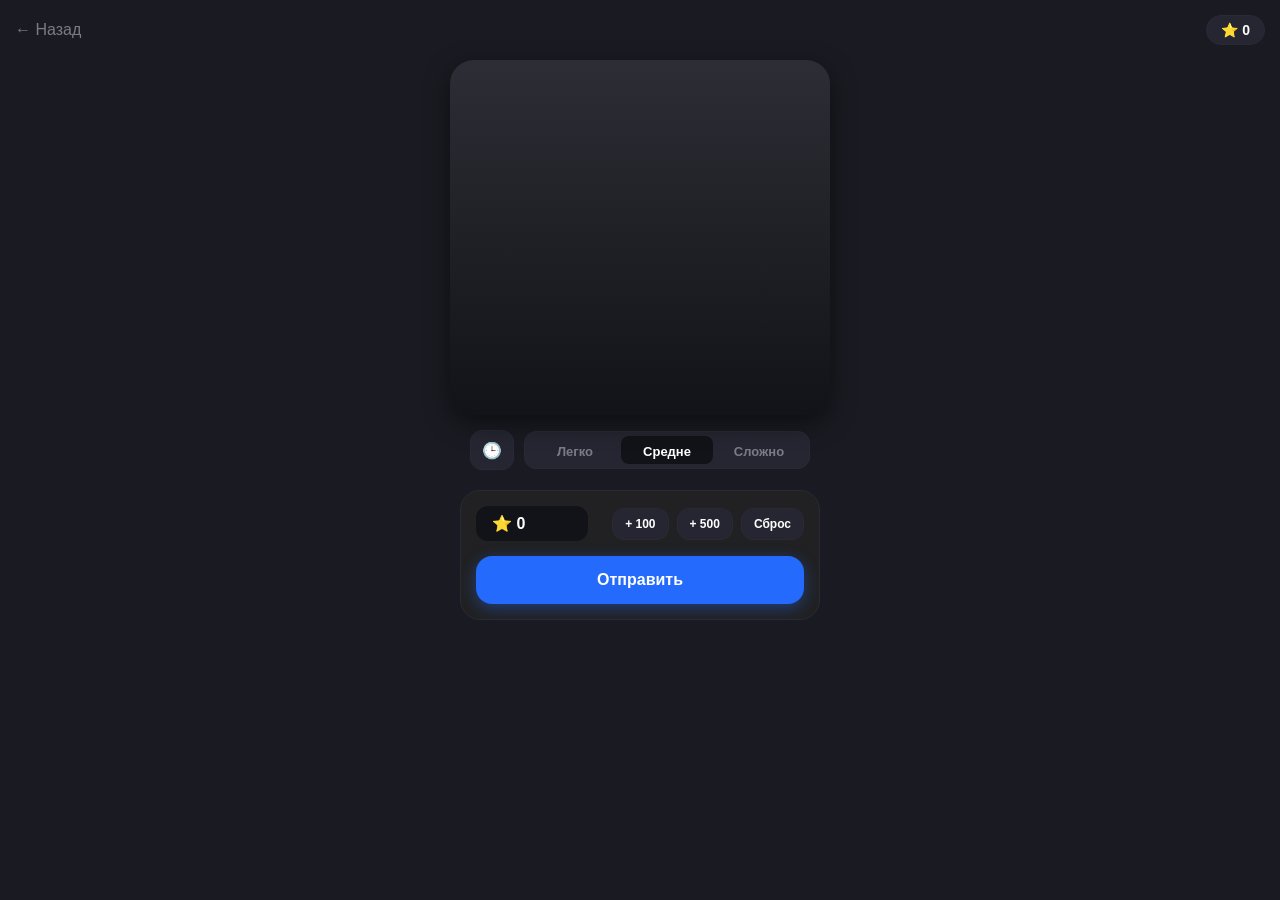
<file: plinko.html>
<!DOCTYPE html>
<html lang="ru">
<head>
    <meta charset="UTF-8">
    <meta name="viewport" content="width=device-width, initial-scale=1.0">
    <title>Slonyara Case</title>
    <style>
        body {
            background-color: #1a1b22;
            color: #ffffff;
            font-family: -apple-system, BlinkMacSystemFont, 'Segoe UI', Roboto, sans-serif;
            margin: 0;
            padding: 15px;
            overflow: hidden;
            -webkit-user-select: none;
            user-select: none;
            text-align: center;
        }

        /* Шапка страницы */
        .header-container {
            display: flex;
            justify-content: space-between;
            align-items: center;
            margin-bottom: 15px;
        }
        .btn-back { color: #7a7c85; text-decoration: none; font-size: 16px; font-weight: 500; }
        .stars-badge { background: #252631; padding: 6px 14px; border-radius: 20px; font-weight: bold; font-size: 14px; border: 1px solid #292a34; }

        /* Игровое поле Plinko */
        .game-container {
            background: linear-gradient(180deg, #2d2d35 0%, #121318 100%);
            border-radius: 24px;
            padding: 15px 10px;
            box-shadow: 0 8px 25px rgba(0,0,0,0.5);
            max-width: 360px;
            margin: 0 auto 15px auto;
            position: relative;
        }
        canvas { width: 100%; height: 320px; display: block; background: transparent; }

        /* Ряд плашек с коэффициентами */
        .multipliers-row {
            display: flex;
            gap: 2px;
            justify-content: center;
            margin-top: 5px;
            padding: 0 2px;
        }
        .mult-bucket {
            flex: 1;
            font-size: 9px;
            font-weight: bold;
            padding: 6px 0;
            border-radius: 5px;
            text-align: center;
            color: #ffffff;
            transition: transform 0.1s;
        }

        /* Расцветка плашек под дизайн */
        .bg-red { background-color: #ff3b30; box-shadow: 0 0 6px rgba(255,59,48,0.3); }
        .bg-orange { background-color: #ffaa00; color: #000; }
        .bg-lightgreen { background-color: #4cd964; color: #000; }
        .bg-green { background-color: #24b353; color: #fff; }
        .bg-center { background-color: #55565f; }

        /* Панель управления (История + Риск) */
        .controls-row {
            display: flex;
            justify-content: center;
            align-items: center;
            gap: 10px;
            max-width: 340px;
            margin: 0 auto 20px auto;
        }

        /* Кнопка вызова истории */
        .btn-history-trigger {
            background-color: #252631;
            border: 1px solid #292a34;
            color: #ffffff;
            border-radius: 12px;
            width: 42px;
            height: 38px;
            display: flex;
            justify-content: center;
            align-items: center;
            cursor: pointer;
            font-size: 16px;
        }

        /* Переключатель рисков */
        .risk-selector {
            display: flex;
            background-color: #252631;
            border-radius: 12px;
            padding: 4px;
            flex-grow: 1;
            border: 1px solid #292a34;
            height: 38px;
            box-sizing: border-box;
        }
        .risk-btn {
            flex: 1; background: none; border: none; color: #7a7c85;
            padding: 8px 0; font-size: 13px; font-weight: bold; cursor: pointer; border-radius: 8px;
        }
        .risk-btn.active { background-color: #121318; color: #ffffff; }

        /* Блок управления ставкой */
        .bet-controls-card {
            background-color: #212123;
            border-radius: 20px;
            padding: 15px;
            border: 1px solid #292a34;
            max-width: 360px;
            margin: 0 auto;
            box-sizing: border-box;
        }
        .bet-input-row {
            display: flex;
            justify-content: space-between;
            align-items: center;
            margin-bottom: 15px;
        }
        .bet-display-box {
            background: #121318; padding: 8px 16px; border-radius: 12px; font-weight: bold; min-width: 80px; text-align: left;
        }
        .quick-buttons { display: flex; gap: 8px; }
        .btn-quick {
            background: #252631; border: 1px solid #292a34; color: #fff;
            padding: 8px 12px; border-radius: 12px; font-size: 12px; font-weight: bold; cursor: pointer;
        }

        .btn-submit {
            background-color: #246bfd; color: white; border: none;
            border-radius: 16px; padding: 15px 0; font-size: 16px;
            font-weight: bold; width: 100%; cursor: pointer;
            box-shadow: 0 4px 15px rgba(36, 107, 253, 0.4);
        }
        .btn-submit:disabled { background-color: #2b2c35; color: #55565f; cursor: not-allowed; box-shadow: none; }
        .btn-submit.insufficient { background-color: #ff3b30 !important; }

        /* МОДАЛЬНОЕ ОКНО ИСТОРИИ ИГР */
        .modal-overlay {
            position: fixed;
            top: 0; left: 0; width: 100%; height: 100%;
            background: rgba(18, 19, 24, 0.95);
            display: none;
            flex-direction: column;
            padding: 20px;
            box-sizing: border-box;
            z-index: 200;
        }
        .modal-header { display: flex; flex-direction: column; align-items: center; position: relative; margin-bottom: 30px; }
        .modal-title { font-size: 22px; font-weight: bold; margin-bottom: 5px; }
        .modal-subtitle { font-size: 13px; color: #7a7c85; }
        .modal-close { position: absolute; right: 10px; top: 5px; font-size: 20px; color: #7a7c85; cursor: pointer; }

        .empty-history-card {
            background-color: #212123; border-radius: 20px; padding: 30px 20px; text-align: center;
            max-width: 340px; width: 100%; margin: auto auto; border: 1px solid #292a34; box-sizing: border-box;
        }
        .empty-title { font-size: 16px; font-weight: bold; margin-bottom: 6px; }
        .empty-desc { font-size: 13px; color: #7a7c85; }

        .history-list { display: flex; flex-direction: column; gap: 10px; width: 100%; max-width: 340px; margin: 0 auto; overflow-y: auto; }
        .history-row {
            background-color: #212123; border-radius: 12px; padding: 12px 15px; display: flex;
            justify-content: space-between; align-items: center; font-size: 14px; border: 1px solid #292a34;
        }
        .win-green { color: #4cd964; font-weight: bold; }
        .win-gray { color: #7a7c85; }
    </style>
</head>
<body>

    <div class="header-container">
        <a href="index.html" class="btn-back">← Назад</a>
        <div class="stars-badge">⭐ <span id="user-balance">0</span></div>
    </div>

    <div class="game-container">
        <canvas id="plinkoCanvas"></canvas>
        <div class="multipliers-row" id="buckets-container"></div>
    </div>

    <div class="controls-row">
        <div class="btn-history-trigger" onclick="openHistoryModal()">🕒</div>
        
        <div class="risk-selector">
            <button class="risk-btn" onclick="setRisk('easy', this)">Легко</button>
            <button class="risk-btn active" onclick="setRisk('medium', this)">Средне</button>
            <button class="risk-btn" onclick="setRisk('hard', this)">Сложно</button>
        </div>
    </div>

    <div class="bet-controls-card">
        <div class="bet-input-row">
            <div class="bet-display-box">⭐ <span id="bet-amount-text">0</span></div>
            <div class="quick-buttons">
                <button class="btn-quick" onclick="addBet(100)">+ 100</button>
                <button class="btn-quick" onclick="addBet(500)">+ 500</button>
                <button class="btn-quick" onclick="resetBet()">Сброс</button>
            </div>
        </div>
        <button class="btn-submit" id="submit-btn" onclick="dropBall()">Отправить</button>
    </div>

    <div class="modal-overlay" id="historyModal">
        <div class="modal-header">
            <div class="modal-title">История игр</div>
            <div class="modal-subtitle">Последние результаты шаров</div>
            <div class="modal-close" onclick="closeHistoryModal()">✕</div>
        </div>
        <div id="history-content" style="display: flex; flex-direction: column; flex-grow: 1; width: 100%;"></div>
    </div>

    <script>
        const canvas = document.getElementById('plinkoCanvas');
        const ctx = canvas.getContext('2d');
        canvas.width = 340;
        canvas.height = 300;

        let userBalance = 0; 
        let currentBet = 0;
        let currentRisk = 'medium'; 
        let activeBalls = [];
        let plinkoHistoryLog = [];

        const bucketSchemes = {
            easy: [
                {x: 5.2, c: 'bg-red'}, {x: 1.6, c: 'bg-orange'}, {x: 1.2, c: 'bg-lightgreen'}, 
                {x: 1.0, c: 'bg-green'}, {x: 0.4, c: 'bg-center'}, {x: 1.0, c: 'bg-green'}, 
                {x: 1.2, c: 'bg-lightgreen'}, {x: 1.6, c: 'bg-orange'}, {x: 5.2, c: 'bg-red'}
            ],
            medium: [
                {x: 9.2, c: 'bg-red'}, {x: 3.2, c: 'bg-orange'}, {x: 1.6, c: 'bg-lightgreen'}, 
                {x: 1.2, c: 'bg-green'}, {x: 0.6, c: 'bg-center'}, {x: 0.4, c: 'bg-center'}, {x: 0.6, c: 'bg-center'},
                {x: 1.2, c: 'bg-green'}, {x: 1.6, c: 'bg-lightgreen'}, {x: 3.2, c: 'bg-orange'}, {x: 9.2, c: 'bg-red'}
            ],
            hard: [
                {x: 99.0, c: 'bg-red'}, {x: 33.0, c: 'bg-red'}, {x: 12.0, c: 'bg-orange'}, {x: 6.6, c: 'bg-orange'},
                {x: 3.8, c: 'bg-lightgreen'}, {x: 1.5, c: 'bg-green'}, {x: 0.6, c: 'bg-center'}, {x: 0.2, c: 'bg-center'}, 
                {x: 0.4, c: 'bg-center'}, {x: 0.6, c: 'bg-center'}, {x: 1.5, c: 'bg-green'}, {x: 3.8, c: 'bg-lightgreen'}, 
                {x: 6.6, c: 'bg-orange'}, {x: 12.0, c: 'bg-orange'}, {x: 33.0, c: 'bg-red'}, {x: 99.0, c: 'bg-red'}
]
};
let pegs = [];
function generatePegs() {
pegs = [];
let rows = currentRisk === 'easy' ? 8 : (currentRisk === 'medium' ? 10 : 13);
let spacingY = 240 / rows;
let spacingX = currentRisk === 'hard' ? 20 : 24;
for (let i = 0; i < rows; i++) {
let count = 3 + i;
let rowWidth = (count - 1) * spacingX;
let startX = (canvas.width - rowWidth) / 2;
for (let j = 0; j < count; j++) {
pegs.push({ x: startX + (j * spacingX), y: 30 + (i * spacingY) });
}
}
}
function renderBuckets() {
const container = document.getElementById('buckets-container');
container.innerHTML = '';
bucketSchemes[currentRisk].forEach((b, index) => {
container.innerHTML += '' + b.x + '';
});
}
function setRisk(risk, btn) {
if (activeBalls.length > 0) return;
currentRisk = risk;
document.querySelectorAll('.risk-btn').forEach(b => b.classList.remove('active'));
btn.classList.add('active');
generatePegs();
renderBuckets();
}
function addBet(amount) { currentBet += amount; document.getElementById('bet-amount-text').innerText = currentBet; checkBalance(); }
function resetBet() { currentBet = 0; document.getElementById('bet-amount-text').innerText = 0; checkBalance(); }
function checkBalance() {
const btn = document.getElementById('submit-btn');
if (currentBet > userBalance) {
btn.innerText = "Недостаточно звезд";
btn.classList.add('insufficient');
btn.disabled = true;
} else {
btn.innerText = "Отправить";
btn.classList.remove('insufficient');
btn.disabled = false;
}
}
function dropBall() {
if (currentBet === 0) { alert("Установите сумму ставки!"); return; }
userBalance -= currentBet;
document.getElementById('user-balance').innerText = userBalance;
checkBalance();
activeBalls.push({
x: canvas.width / 2 + (Math.random() * 4 - 2),
y: 10, vx: 0, vy: 2, radius: 5.5, betValue: currentBet
});
}
function updatePhysics() {
ctx.clearRect(0, 0, canvas.width, canvas.height);
ctx.fillStyle = '#ffffff';
pegs.forEach(peg => { ctx.beginPath(); ctx.arc(peg.x, peg.y, 3, 0, Math.PI * 2); ctx.fill(); });
for (let i = activeBalls.length - 1; i >= 0; i--) {
let ball = activeBalls[i];
ball.vy += 0.16;
ball.x += ball.vx;
ball.y += ball.vy;
ball.vx *= 0.98;
pegs.forEach(peg => {
let dx = ball.x - peg.x;
let dy = ball.y - peg.y;
let dist = Math.sqrt(dx * dx + dy * dy);
if (dist < ball.radius + 3) {
ball.y = peg.y - 3.5;
ball.vy = 1.1;
let direction = Math.random() > 0.5 ? 1 : -1;
if (Math.abs(ball.x - canvas.width/2) > 50 && Math.random() < 0.6) {
direction = ball.x > canvas.width/2 ? -1 : 1;
}
ball.vx = direction * (1.2 + Math.random() * 0.7);
}
});
if (ball.x < 12) { ball.x = 12; ball.vx *= -0.4; }
if (ball.x > canvas.width - 12) { ball.x = canvas.width - 12; ball.vx *= -0.4; }
ctx.fillStyle = '#ff2d55';
ctx.shadowBlur = 6; ctx.shadowColor = '#ff2d55';
ctx.beginPath(); ctx.arc(ball.x, ball.y, ball.radius, 0, Math.PI * 2); ctx.fill();
ctx.shadowBlur = 0;
if (ball.y >= canvas.height - 10) {
let totalBuckets = bucketSchemes[currentRisk].length;
let bucketIndex = Math.floor(ball.x / (canvas.width / totalBuckets));
if (bucketIndex < 0) bucketIndex = 0;
if (bucketIndex > totalBuckets - 1) bucketIndex = totalBuckets - 1;
let scheme = bucketSchemes[currentRisk][bucketIndex];
let winAmount = Math.floor(ball.betValue * scheme.x);
userBalance += winAmount;
document.getElementById('user-balance').innerText = userBalance;
let riskName = currentRisk === 'easy' ? 'Легко' : (currentRisk === 'medium' ? 'Средне' : 'Сложно');
plinkoHistoryLog.unshift({
risk: riskName,
payout: 'x' + scheme.x,
isWin: scheme.x >= 1.0
});
let bEl = document.getElementById('bucket-' + bucketIndex);
if(bEl) { bEl.style.transform = 'scale(1.25)'; setTimeout(function() { bEl.style.transform = 'scale(1)'; }, 150); }
activeBalls.splice(i, 1);
checkBalance();
}
}
requestAnimationFrame(updatePhysics);
}
function openHistoryModal() {
const modal = document.getElementById('historyModal');
const box = document.getElementById('history-content');
modal.style.display = 'flex';
if (plinkoHistoryLog.length === 0) {
box.innerHTML = 'Ничего нетВы еще не играли';
} else {
            let html = '<div class="history-list">';
            plinkoHistoryLog.forEach(function(item) {
                let resClass = item.isWin ? "win-green" : "win-gray";
                html += '<div class="history-row"><div style="text-align:left;"><span style="font-weight:bold;">Режим ' + item.risk + '</span><br><span style="font-size:11px; color:#7a7c85;">GG Case Plinko</span></div><div class="' + resClass + '">' + item.payout + '</div></div>';
            });
            html += '</div>';
box.innerHTML = html;
}
}
function closeHistoryModal() { document.getElementById('historyModal').style.display = 'none'; }
generatePegs();
renderBuckets();
updatePhysics();
checkBalance();
</file>
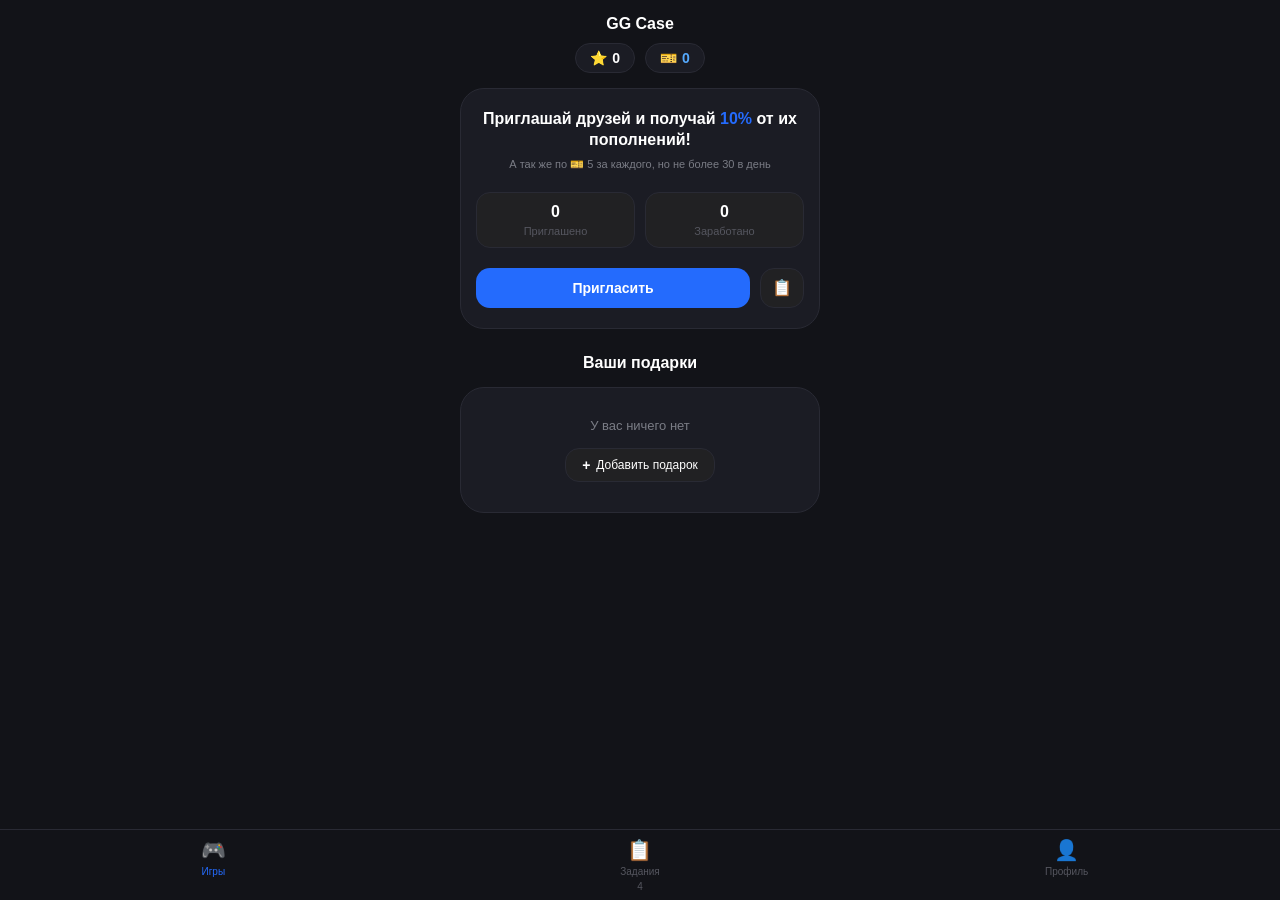
<file: profile.html>
<!DOCTYPE html>
<html lang="ru">
<head>
    <meta charset="UTF-8">
    <meta name="viewport" content="width=device-width, initial-scale=1.0">
    <title>Slonyara Case - Профиль</title>
    <style>
        body {
            background-color: #121318;
            color: #ffffff;
            font-family: -apple-system, BlinkMacSystemFont, 'Segoe UI', Roboto, sans-serif;
            margin: 0;
            padding: 15px;
            padding-bottom: 90px; /* Место под нижний таббар */
            -webkit-user-select: none;
            user-select: none;
            text-align: center;
        }

        /* Шапка с названием и балансами */
        .header-container {
            display: flex;
            flex-direction: column;
            align-items: center;
            margin-bottom: 15px;
        }
        .app-title { font-size: 16px; font-weight: bold; margin-bottom: 10px; }
        .balances-row { display: flex; gap: 10px; }
        
        .badge {
            background-color: #1b1c24; padding: 6px 14px; border-radius: 20px;
            font-weight: bold; font-size: 14px; border: 1px solid #292a34;
            display: flex; align-items: center; gap: 5px;
        }
        .badge-tickets { color: #55aaff; }

        /* БЛОК РЕФЕРАЛЬНОЙ СИСТЕМЫ */
        .referral-card {
            background-color: #1b1c24;
            border-radius: 24px;
            padding: 20px 15px;
            max-width: 360px;
            margin: 15px auto 25px auto;
            border: 1px solid #292a34;
            box-sizing: border-box;
        }
        .ref-title { font-size: 16px; font-weight: bold; line-height: 1.3; margin-bottom: 6px; }
        .ref-title span { color: #246bfd; }
        .ref-desc { font-size: 11px; color: #7a7c85; line-height: 1.4; margin-bottom: 20px; }

        /* Счетчики рефералов */
        .counters-row {
            display: flex; gap: 10px; margin-bottom: 20px;
        }
        .counter-box {
            flex: 1; background-color: #212123; border-radius: 14px;
            padding: 10px; border: 1px solid #292a34;
        }
        .counter-val { font-size: 16px; font-weight: bold; margin-bottom: 4px; }
        .counter-label { font-size: 11px; color: #55565f; }

        /* Кнопки приглашения */
        .action-row { display: flex; gap: 10px; }
        .btn-invite {
            flex: 1; background-color: #246bfd; color: white; border: none;
            border-radius: 14px; padding: 12px 0; font-size: 14px; font-weight: bold; cursor: pointer;
        }
        .btn-copy {
            background-color: #212123; border: 1px solid #292a34; color: white;
            width: 44px; border-radius: 14px; cursor: pointer;
            display: flex; justify-content: center; align-items: center; font-size: 16px;
        }

        /* БЛОК ИНВЕНТАРЯ */
        .inventory-section-title {
            font-size: 16px; font-weight: bold; margin-bottom: 15px; text-align: center;
        }
        .inventory-card {
            background-color: #1b1c24; border-radius: 24px; padding: 30px 20px;
            max-width: 360px; margin: 0 auto; border: 1px solid #292a34; box-sizing: border-box;
        }
        .empty-text { font-size: 13px; color: #7a7c85; margin-bottom: 15px; }
        .btn-add-gift {
            background-color: #212123; border: 1px solid #292a34; color: #ffffff;
            padding: 8px 16px; border-radius: 14px; font-size: 12px; font-weight: 500;
            cursor: pointer; display: inline-flex; align-items: center; gap: 6px; margin: 0 auto;
        }

        /* Нижний таббар навигации из 3-х разделов */
        .tab-bar {
            position: fixed; bottom: 0; left: 0; width: 100%;
            background-color: #121318; border-top: 1px solid #292a34;
            display: flex; justify-content: space-around; padding: 8px 0; z-index: 100;
        }
        .tab-item {
            color: #55565f; font-size: 10px; font-weight: 500;
            display: flex; flex-direction: column; align-items: center; gap: 4px; text-decoration: none; width: 33.33%;
        }
        .tab-icon { font-size: 20px; }
        .tab-item.active { color: #246bfd; }
    </style>
</head>
<body>

    <!-- Шапка профиля -->
    <div class="header-container">
        <div class="app-title">GG Case</div>
        <div class="balances-row">
            <!-- Изначально балансы равны 0 -->
            <div class="badge">⭐ <span id="user-stars">0</span></div>
            <div class="badge badge-tickets">🎫 <span id="user-tickets">0</span></div>
        </div>
    </div>

    <!-- Реферальная карточка по скриншоту -->
    <div class="referral-card">
        <div class="ref-title">Приглашай друзей и получай <span>10%</span> от их пополнений!</div>
        <div class="ref-desc">А так же по 🎫 5 за каждого, но не более 30 в день</div>
        
        <!-- Нулевые счетчики приглашенных друзей на старте -->
        <div class="counters-row">
            <div class="counter-box">
                <div class="counter-val" id="ref-count">0</div>
                <div class="counter-label">Приглашено</div>
            </div>
            <div class="counter-box">
                <div class="counter-val" id="ref-earned">0</div>
                <div class="counter-label">Заработано</div>
            </div>
        </div>

        <div class="action-row">
            <button class="btn-invite" onclick="shareRefLink()">Пригласить</button>
            <button class="btn-copy" onclick="copyRefLink()">📋</button>
        </div>
    </div>

    <!-- Ваши подарки (Инвентарь NFT) -->
    <div class="inventory-section-title">Ваши подарки</div>
    <div class="inventory-card">
        <!-- Изначально пустая заглушка в точности по макету -->
        <div class="empty-text">У вас ничего нет</div>
        <button class="btn-add-gift" onclick="alert('Перенаправление на витрину кейсов...')">
            <span style="font-size: 14px; font-weight: bold;">+</span> Добавить подарок
        </button>
    </div>

           <!-- Фиксированный нижний таббар навигации -->
        <div class="tab-bar">
            <a href="#" class="tab-item active"><span class="tab-icon">🎮</span>Игры</a>
            
            <!-- Вкладка Задания с красным индикатором доступных квестов -->
            <a href="tasks.html" class="tab-item tab-tasks-link">
                <span class="tab-icon">📋</span>
                Задания
                <span class="task-badge-count">4</span>
            </a>
            
            <a href="profile.html" class="tab-item"><span class="tab-icon">👤</span>Профиль</a>
        </div>


    <script>
        function shareRefLink() {
            alert("Ссылка отправлена в чат Telegram! Пригласите друга в GG Case.");
        }

        function copyRefLink() {
            alert("Ваша уникальная реферальная ссылка успешно скопирована в буфер обмена!");
        }
    </script>
</body>
</html>
</file>
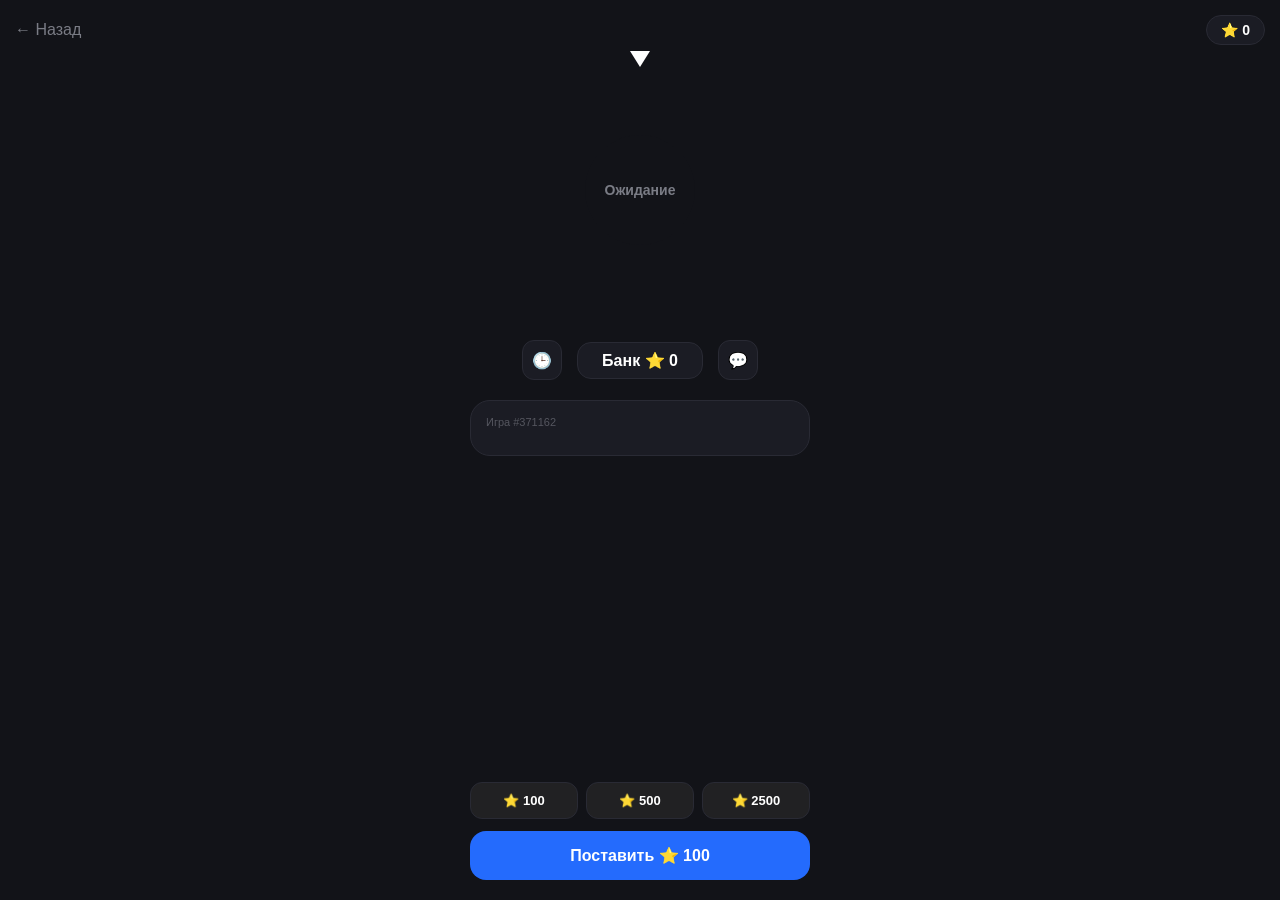
<file: pvp.html>
<!DOCTYPE html>
<html lang="ru">
<head>
    <meta charset="UTF-8">
    <meta name="viewport" content="width=device-width, initial-scale=1.0">
    <title>Slonyara Case - PvP Рулетка</title>
    <style>
        body {
            background-color: #121318;
            color: #ffffff;
            font-family: -apple-system, BlinkMacSystemFont, 'Segoe UI', Roboto, sans-serif;
            margin: 0;
            padding: 15px;
            padding-bottom: 110px;
            overflow-x: hidden;
            -webkit-user-select: none;
            user-select: none;
            text-align: center;
        }

        .header-container {
            display: flex;
            justify-content: space-between;
            align-items: center;
            margin-bottom: 15px;
        }
        .btn-back { color: #7a7c85; text-decoration: none; font-size: 16px; font-weight: 500; }
        .stars-badge { background: #1b1c24; padding: 6px 14px; border-radius: 20px; font-weight: bold; font-size: 14px; border: 1px solid #292a34; }

        .wheel-container {
            position: relative;
            width: 250px;
            height: 250px;
            margin: 20px auto 25px auto;
        }
        canvas {
            width: 100%; height: 100%; display: block; border-radius: 50%;
            transform: rotate(-90deg);
        }

        .wheel-pointer {
            position: absolute; top: -14px; left: calc(50% - 10px);
            width: 0; height: 0;
            border-left: 10px solid transparent; border-right: 10px solid transparent;
            border-top: 16px solid #ffffff; z-index: 15;
        }

        .wheel-center-badge {
            position: absolute; top: 50%; left: 50%; transform: translate(-50%, -50%);
            width: 110px; height: 110px; background-color: #121318; border-radius: 50%;
            display: flex; justify-content: center; align-items: center;
            font-size: 14px; font-weight: bold; color: #7a7c85; z-index: 10;
        }

        .bank-row { display: flex; justify-content: center; align-items: center; gap: 15px; margin-bottom: 20px; }
        .btn-utility {
            background-color: #1b1c24; border: 1px solid #292a34; color: #fff;
            width: 38px; height: 38px; border-radius: 12px; display: flex; justify-content: center; align-items: center;
        }
        .bank-badge { background-color: #1b1c24; border: 1px solid #292a34; padding: 8px 24px; border-radius: 14px; font-weight: bold; }

        .players-list-card {
            background-color: #1b1c24; border-radius: 20px; padding: 15px;
            max-width: 340px; margin: 0 auto 20px auto; border: 1px solid #292a34; box-sizing: border-box;
        }
        .room-info-label { font-size: 11px; color: #55565f; margin-bottom: 12px; text-align: left; }
        
        .player-row { display: flex; justify-content: space-between; align-items: center; padding: 10px 0; border-bottom: 1px solid #292a34; }
        .player-row:last-child { border-bottom: none; }
        .player-meta { display: flex; align-items: center; gap: 10px; }
        
        .player-avatar {
            width: 32px; height: 32px; border-radius: 50%;
            display: flex; align-items: center; justify-content: center; font-size: 14px; font-weight: bold; color: #fff;
        }
        .player-details { text-align: left; }
        .player-name { font-size: 13px; font-weight: bold; }
        .player-chance { font-size: 11px; color: #7a7c85; margin-top: 2px; }
        .player-bet { font-size: 14px; font-weight: bold; color: #ffaa00; }

        .quick-bet-container {
            position: fixed; bottom: 20px; left: 0; width: 100%;
            display: flex; flex-direction: column; align-items: center; padding: 0 15px; box-sizing: border-box; gap: 12px; z-index: 20;
        }
        .quick-chips-row { display: flex; gap: 8px; width: 100%; max-width: 340px; }
        .chip-btn {
            flex: 1; background-color: #212123; border: 1px solid #292a34;
            color: white; padding: 10px 0; border-radius: 12px; font-size: 13px; font-weight: bold; cursor: pointer;
        }
        .btn-submit {
            background-color: #246bfd; color: white; border: none;
            border-radius: 16px; padding: 15px 0; font-size: 16px;
            font-weight: bold; width: 100%; max-width: 340px; cursor: pointer;
        }
        .btn-submit.insufficient { background-color: #ff3b30 !important; }

        /* ВСПЛЫВАЮЩЕЕ ОКНО РЕЗУЛЬТАТОВ МАТЧА В ТОЧНОСТИ ПО СКРИНШОТУ */
        .result-modal-overlay {
            position: fixed;
            top: 0; left: 0; width: 100%; height: 100%;
            background: rgba(0, 0, 0, 0.85);
            display: none;
            justify-content: center;
            align-items: center;
            z-index: 200;
        }

        .result-modal-content {
            background-color: #1b1c24;
            width: 90%;
            max-width: 340px;
            border-radius: 24px;
            padding: 20px;
            box-sizing: border-box;
            border: 1px solid #292a34;
            position: relative;
        }

        .result-modal-tag {
            background-color: #ff9500;
            color: #000000;
            font-size: 11px;
            font-weight: bold;
            padding: 4px 12px;
            border-radius: 20px;
            display: inline-block;
            margin-bottom: 8px;
            text-transform: uppercase;
        }

        .result-modal-title {
            font-size: 20px;
            font-weight: bold;
            margin-bottom: 20px;
        }

        /* Карточка триумфатора */
        .winner-showcase-card {
            background-color: #212123;
            border-radius: 16px;
            padding: 12px 15px;
            display: flex;
            justify-content: space-between;
            align-items: center;
            margin-bottom: 20px;
            border: 1px solid #292a34;
        }

        .winner-badge-mini {
            background-color: #246bfd;
            color: #ffffff;
            font-size: 10px;
            font-weight: bold;
            padding: 2px 6px;
            border-radius: 6px;
            margin-left: 6px;
        }

        .winner-status-text {
            font-size: 11px;
            color: #7a7c85;
            margin-top: 3px;
        }

        /* Блок Призы */
        .prizes-section-title {
            font-size: 12px;
            color: #7a7c85;
            text-align: center;
            margin-bottom: 10px;
            text-transform: uppercase;
            letter-spacing: 0.5px;
        }

        .prize-item-box {
            background: linear-gradient(135deg, #3b2d54 0%, #211c2e 100%);
            border: 1px solid #5a3b96;
            width: 90px;
            height: 90px;
            border-radius: 16px;
            margin: 0 auto 25px auto;
            display: flex;
            flex-direction: column;
            justify-content: center;
            align-items: center;
            font-weight: bold;
            font-size: 15px;
        }

        .prize-star-icon {
            font-size: 26px;
            margin-bottom: 4px;
            color: #ffaa00;
        }
    </style>
</head>
<body>

    <div class="header-container">
        <a href="index.html" class="btn-back">← Назад</a>
        <div class="stars-badge">⭐ <span id="user-balance">0</span></div>
    </div>

    <div class="wheel-container">
        <div class="wheel-pointer"></div>
        <div class="wheel-center-badge" id="status-center">Ожидание</div>
        <canvas id="wheelCanvas" width="300" height="300"></canvas>
    </div>

    <div class="bank-row">
        <div class="btn-utility">🕒</div>
        <div class="bank-badge">Банк ⭐ <span id="total-bank">0</span></div>
        <div class="btn-utility">💬</div>
    </div>

    <div class="players-list-card">
        <div class="room-info-label" id="room-id-text">Игра #371162</div>
        <div id="players-box"></div>
    </div>

    <div class="quick-bet-container">
        <div class="quick-chips-row">
            <button class="chip-btn" onclick="selectChip(100)">⭐ 100</button>
            <button class="chip-btn" onclick="selectChip(500)">⭐ 500</button>
            <button class="chip-btn" onclick="selectChip(2500)">⭐ 2500</button>
        </div>
        <button class="btn-submit" id="action-btn" onclick="placeUserBet()">Поставить ⭐ 100</button>
    </div>

    <!-- ВСПЛЫВАЮЩЕЕ ОКНО РЕЗУЛЬТАТОВ PvP ДУЭЛИ (ПО МАКЕТУ) -->
    <div class="result-modal-overlay" id="resultModal">
        <div class="result-modal-content">
            <div class="result-modal-tag">⚔️ PvP</div>
            <div class="result-modal-title" id="modal-game-id">Игра #371162</div>

            <!-- Блок победителя -->
            <div class="winner-showcase-card">
                <div class="player-meta">
                    <div class="player-avatar" id="modal-winner-avatar" style="background-color: #ff9500;">SS</div>
                    <div class="player-details">
                        <div style="display: flex; align-items: center;">
                            <span class="player-name" id="modal-winner-name">runixcc</span>
                            <span class="winner-badge-mini" id="modal-winner-multiplier">x2.3</span>
                        </div>
                        <div class="winner-status-text">Победитель</div>
                    </div>
                </div>
                <div style="text-align: right;">
                    <div class="player-bet" id="modal-winner-bet" style="font-size: 13px;">⭐ 290</div>
                    <div style="font-size: 10px; color: #7a7c85; margin-top: 2px;" id="modal-winner-chance">Шанс 42.86%</div>
                </div>
            </div>

            <!-- Блок Призов -->
            <div class="prizes-section-title">Призы</div>
            <div class="prize-item-box">
                <div class="prize-star-icon">⭐</div>
                <div id="modal-prize-amount">290</div>
            </div>

const canvas = document.getElementById('wheelCanvas');
const ctx = canvas.getContext('2d');
canvas.width = 300; canvas.height = 300;

let userBalance = 0; 
let currentBetSelection = 100;
let totalBank = 0;
let players = [];
let gameState = "waiting"; 
let currentRoomNumber = 371162;

const colorPalette = ["#ff2d55", "#ff9500", "#34c759", "#af52de"];

function selectChip(amount) {
    if (gameState !== "waiting") return;
    currentBetSelection = amount;
    document.getElementById('action-btn').innerText = 'Поставить ⭐ ' + amount;
    checkUserBalance();
}

function checkUserBalance() {
    const btn = document.getElementById('action-btn');
    if (currentBetSelection > userBalance) {
        btn.innerText = "Недостаточно звезд";
        btn.classList.add('insufficient');
        btn.disabled = true;
    } else {
        btn.innerText = 'Поставить ⭐ ' + currentBetSelection;
        btn.classList.remove('insufficient');
        btn.disabled = false;
    }
}

function drawWheel() {
    ctx.clearRect(0, 0, canvas.width, canvas.height);
    let cx = canvas.width / 2; let cy = canvas.height / 2; let radius = canvas.width / 2;

    if (players.length === 0) {
        ctx.fillStyle = "#2d2d35";
        ctx.beginPath(); ctx.arc(cx, cy, radius, 0, Math.PI * 2); ctx.fill();
        return;
    }

    let startAngle = 0;
    players.forEach(function(p) {
        let pAngle = (p.bet / totalBank) * (Math.PI * 2);
        ctx.fillStyle = p.color;
        ctx.beginPath(); ctx.moveTo(cx, cy);
        ctx.arc(cx, cy, radius, startAngle, startAngle + pAngle);
        ctx.closePath(); ctx.fill();
        startAngle += pAngle;
    });
}

function updateRoomInterface() {
    document.getElementById('total-bank').innerText = totalBank;
    const box = document.getElementById('players-box');
    box.innerHTML = '';

    players.forEach(function(p) {
        let chancePercent = ((p.bet / totalBank) * 100).toFixed(2);
        box.innerHTML += '<div class="player-row"><div class="player-meta"><div class="player-avatar" style="background-color: ' + p.color + ';">' + p.initials + '</div><div class="player-details"><div class="player-name">' + p.name + '</div><div class="player-chance">Шанс ' + chancePercent + '%</div></div></div><div class="player-bet">⭐ ' + p.bet + '</div></div>';
    });
    drawWheel();
}

function placeUserBet() {
    if (gameState !== "waiting") return;
    
    userBalance -= currentBetSelection;
    document.getElementById('user-balance').innerText = userBalance;

    players.push({
        id: "user", name: "runixcc", initials: "SS",
        bet: currentBetSelection, color: colorPalette[0]
    });

    totalBank += currentBetSelection;
    document.getElementById('action-btn').disabled = true;
    updateRoomInterface();

    setTimeout(simulateOpponent1, 1000);
}

function simulateOpponent1() {
    let oppBet = Math.floor(60 + Math.random() * 80);
    players.push({
        id: "bot1", name: "Land Rover", initials: "LR",
        bet: oppBet, color: colorPalette[1]
    });
    totalBank += oppBet;
    updateRoomInterface();
    setTimeout(simulateOpponent2, 1000);
}

function simulateOpponent2() {
    let oppBet = Math.floor(50 + Math.random() * 70);
    players.push({
        id: "bot2", name: "Ton_Holder", initials: "TH",
        bet: oppBet, color: colorPalette[2]
    });
    totalBank += oppBet;
    updateRoomInterface();

    setTimeout(startWheelSpin, 1200);
}

function startWheelSpin() {
    gameState = "rolling";
    document.getElementById('status-center').innerText = "Вращение";

    let randValue = Math.random() * totalBank;
    let currentSum = 0;
    let winner = players[0];

    for (let i = 0; i < players.length; i++) {
        currentSum += players[i].bet;
        if (randValue <= currentSum) { winner = players[i]; break; }
    }

    let winnerIndex = players.indexOf(winner);
    let sectorStart = 0;
    for (let i = 0; i < winnerIndex; i++) { sectorStart += (players[i].bet / totalBank) * 360; }
    let sectorWidth = (winner.bet / totalBank) * 360;
    
    let targetAngle = 360 - (sectorStart + sectorWidth / 2);
    let totalRotation = (360 * 6) + targetAngle;

    const canvasEl = document.getElementById('wheelCanvas');
    canvasEl.style.transition = "transform 4.5s cubic-bezier(0.1, 0.8, 0.25, 1)";
    canvasEl.style.transform = 'rotate(' + (totalRotation - 90) + 'deg)';

    setTimeout(function() {
        gameState = "ended";
        document.getElementById('status-center').innerText = "Финиш";

        if (winner.id === "user") {
            userBalance += totalBank;
            document.getElementById('user-balance').innerText = userBalance;
        }

        showResultModal(winner);
    }, 4500);
}

function showResultModal(winner) {
    document.getElementById('modal-game-id').innerText = 'Игра #' + currentRoomNumber;
    document.getElementById('modal-winner-name').innerText = winner.name;
    
    const avatarEl = document.getElementById('modal-winner-avatar');
    avatarEl.innerText = winner.initials;
    avatarEl.style.backgroundColor = winner.color;

    let calculatedX = (totalBank / winner.bet).toFixed(2);
    let chancePercent = ((winner.bet / totalBank) * 100).toFixed(2);

    document.getElementById('modal-winner-multiplier').innerText = 'x' + calculatedX;
    document.getElementById('modal-winner-bet').innerText = '⭐ ' + winner.bet;
    document.getElementById('modal-winner-chance').innerText = 'Шанс ' + chancePercent + '%';
    document.getElementById('modal-prize-amount').innerText = totalBank;

    document.getElementById('resultModal').style.display = 'flex';
}

function closeResultModal() {
    document.getElementById('resultModal').style.display = 'none';
    resetPvPRoom();
}

function resetPvPRoom() {
    gameState = "waiting";
    totalBank = 0;
    players = [];
    
    const canvasEl = document.getElementById('wheelCanvas');
    canvasEl.style.transition = "none";
    canvasEl.style.transform = "rotate(-90deg)";
    
    document.getElementById('status-center').innerText = "Ожидание";
    currentRoomNumber = Math.floor(300000 + Math.random() * 90000);
    document.getElementById('room-id-text').innerText = 'Игра #' + currentRoomNumber;
    
    document.getElementById('action-btn').disabled = false;
    selectChip(currentBetSelection);
    updateRoomInterface();
}

drawWheel();
checkUserBalance();
</script>
</body>
</html>
</file>
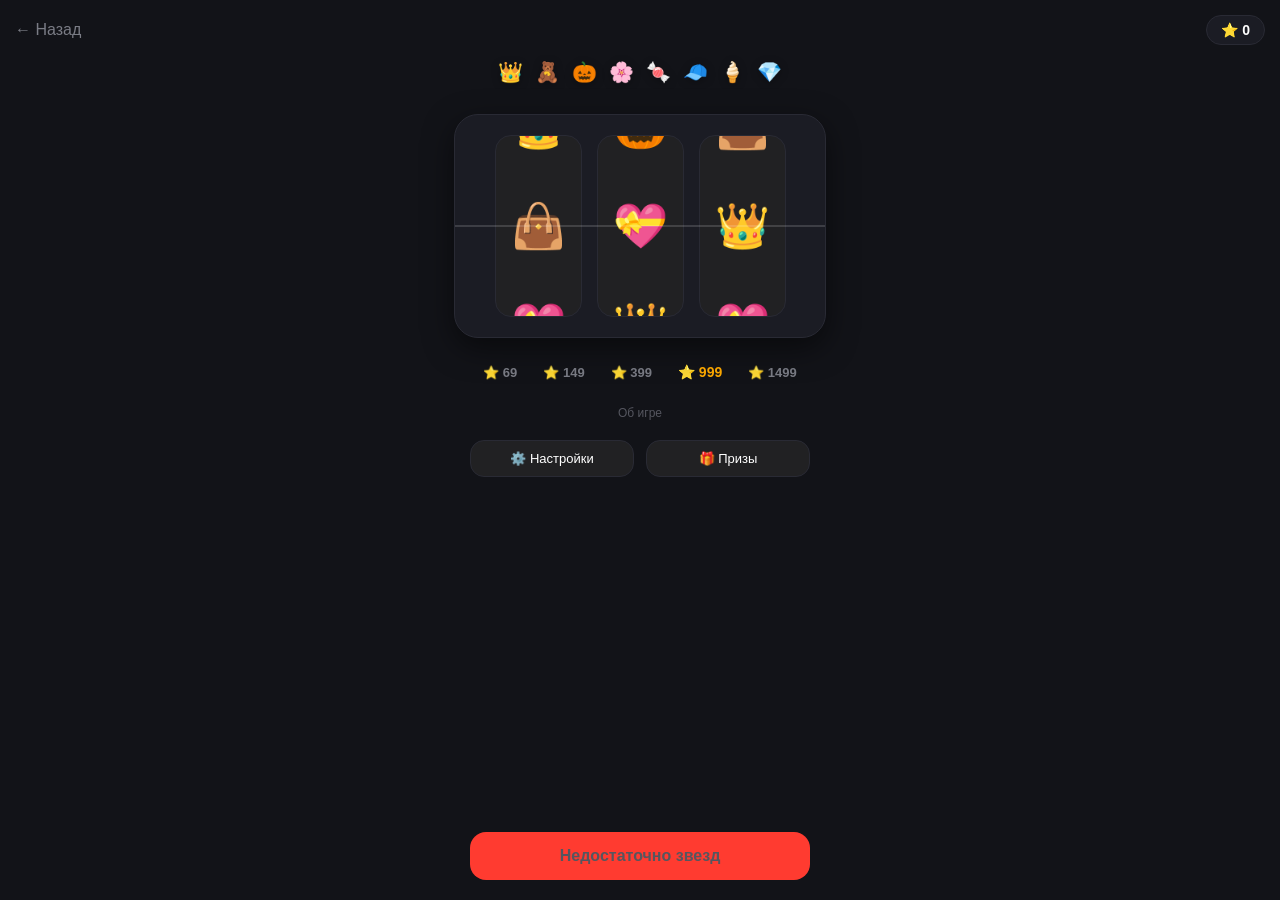
<file: slots.html>
<!DOCTYPE html>
<html lang="ru">
<head>
    <meta charset="UTF-8">
    <meta name="viewport" content="width=device-width, initial-scale=1.0">
    <title>Slonyara Case - Слоты</title>
    <style>
        body {
            background-color: #121318;
            color: #ffffff;
            font-family: -apple-system, BlinkMacSystemFont, 'Segoe UI', Roboto, sans-serif;
            margin: 0;
            padding: 15px;
            padding-bottom: 125px;
            overflow: hidden;
            -webkit-user-select: none;
            user-select: none;
            text-align: center;
        }

        /* Шапка страницы */
        .header-container {
            display: flex;
            justify-content: space-between;
            align-items: center;
            margin-bottom: 10px;
        }
        .btn-back { color: #7a7c85; text-decoration: none; font-size: 16px; font-weight: 500; }
        .stars-badge { background: #1b1c24; padding: 6px 14px; border-radius: 20px; font-weight: bold; font-size: 14px; border: 1px solid #292a34; }

        /* Живая лента сверху */
        .live-ticker {
            display: flex; gap: 12px; overflow-x: auto; white-space: nowrap;
            padding: 5px 0; margin-bottom: 25px; justify-content: center;
        }
        .live-ticker::-webkit-scrollbar { display: none; }
        .ticker-icon { font-size: 20px; filter: drop-shadow(0 2px 4px rgba(0,0,0,0.3)); }

        /* ИГРОВОЙ АВТОМАТ (СЛОТЫ) */
        .slots-machine {
            display: flex;
            justify-content: center;
            gap: 15px;
            background: #1b1c24;
            border: 1px solid #292a34;
            border-radius: 24px;
            padding: 20px 15px;
            max-width: 340px;
            margin: 0 auto 20px auto;
            position: relative;
            box-shadow: 0 10px 30px rgba(0,0,0,0.5);
        }

        /* Горизонтальная линия фокуса по центру */
        .slots-machine::after {
            content: ''; position: absolute; left: 0; top: calc(50% - 1px);
            width: 100%; height: 2px; background: rgba(255, 255, 255, 0.15);
            pointer-events: none; z-index: 5;
        }

        .slot-reel {
            width: 85px;
            height: 180px;
            background-color: #212123;
            border-radius: 16px;
            overflow: hidden;
            position: relative;
            border: 1px solid #292a34;
        }

        .reel-container {
            position: absolute;
            top: -60px;
            left: 0; width: 100%;
            display: flex; flex-direction: column;
        }

        .slot-item {
            height: 100px;
            display: flex; justify-content: center; align-items: center;
            font-size: 44px; box-sizing: border-box;
            transition: transform 0.1s ease;
        }

        /* Линейка выбора ставок */
        .bet-selector-row {
            display: flex; justify-content: center; gap: 6px;
            max-width: 340px; margin: 0 auto 20px auto;
        }
        .bet-chip {
            background: none; border: none; color: #7a7c85;
            font-size: 13px; font-weight: bold; cursor: pointer;
            padding: 6px 10px; border-radius: 10px; transition: color 0.2s;
        }
        .bet-chip.active { color: #ffaa00; font-size: 14px; }

        .about-game-label { font-size: 12px; color: #55565f; margin-bottom: 20px; }

        /* Вспомогательные кнопки управления */
        .utility-row {
            display: flex; justify-content: center; gap: 12px;
            max-width: 340px; margin: 0 auto 20px auto;
        }
        .btn-utility {
            flex: 1; background-color: #212123; border: 1px solid #292a34;
            color: #ffffff; padding: 10px 0; border-radius: 14px;
            font-size: 13px; font-weight: 500; cursor: pointer;
            display: flex; justify-content: center; align-items: center; gap: 6px;
        }

        /* Главная кнопка запуска */
        .bottom-action-container {
            position: fixed; bottom: 20px; left: 0; width: 100%;
            display: flex; justify-content: center; padding: 0 15px; box-sizing: border-box;
            z-index: 10;
        }
        .btn-spin {
            background-color: #246bfd; color: white; border: none;
            border-radius: 16px; padding: 15px 0; font-size: 16px;
            font-weight: bold; width: 100%; max-width: 340px; cursor: pointer;
            box-shadow: 0 4px 15px rgba(36, 107, 253, 0.4);
        }
        .btn-spin:disabled { background-color: #2b2c35; color: #55565f; cursor: not-allowed; box-shadow: none; }
        .btn-spin.insufficient { background-color: #ff3b30 !important; }

        /* ВСПЛЫВАЮЩЕЕ ОКНО ВЫСОКОГО РИСКА ИЗ МАКЕТА СЛОТОВ */
        .risk-modal-overlay {
            position: fixed;
            top: 0; left: 0; width: 100%; height: 100%;
            background: rgba(0, 0, 0, 0.8);
            display: none;
            justify-content: center;
            align-items: center;
            z-index: 100;
        }

        .risk-modal-content {
            background-color: #1b1c24;
            width: 90%;
            max-width: 330px;
            border-radius: 24px;
            padding: 25px 20px;
            box-sizing: border-box;
            border: 1px solid #292a34;
            position: relative;
            box-shadow: 0 10px 30px rgba(0,0,0,0.6);
        }

        .risk-modal-close {
            position: absolute; top: 16px; right: 20px;
            font-size: 18px; color: #55565f; cursor: pointer;
        }

        .risk-icon-box {
            width: 50px; height: 50px;
            background-color: rgba(255, 59, 48, 0.1);
            border-radius: 50%;
            margin: 0 auto 15px auto;
            display: flex; justify-content: center; align-items: center;
            border: 2px solid #ff3b30;
        }

        /* Знак запрета внутри круга по скриншоту */
        .risk-icon-inner {
            width: 22px; height: 22px;
            border: 3px solid #ff3b30;
            border-radius: 50%;
            position: relative;
            transform: rotate(45deg);
        }
        .risk-icon-inner::before {
            content: ''; position: absolute;
            width: 3px; height: 22px;
            background-color: #ff3b30;
            left: calc(50% - 1.5px); top: 0;
        }

        .risk-modal-title {
            font-size: 18px; font-weight: bold; margin-bottom: 10px; color: #ffffff;
        }

        .risk-modal-desc {
            font-size: 12px; color: #7a7c85; line-height: 1.4;
            margin-bottom: 25px; padding: 0 5px;
        }
    </style>
</head>
<body>

    <div class="header-container">
        <a href="index.html" class="btn-back">← Назад</a>
        <div class="stars-badge">⭐ <span id="user-balance">0</span></div>
    </div>

    <!-- Живая лента призов сверху -->
    <div class="live-ticker">
        <div class="ticker-icon">👑</div><div class="ticker-icon">🧸</div>
        <div class="ticker-icon">🎃</div><div class="ticker-icon">🌸</div>
        <div class="ticker-icon">🍬</div><div class="ticker-icon">🧢</div>
        <div class="ticker-icon">🍦</div><div class="ticker-icon">💎</div>
    </div>

    <!-- Барабаны слотов -->
    <div class="slots-machine">
        <div class="slot-reel"><div class="reel-container" id="reel-0"></div></div>
        <div class="slot-reel"><div class="reel-container" id="reel-1"></div></div>
        <div class="slot-reel"><div class="reel-container" id="reel-2"></div></div>
    </div>

    <!-- Линейка выбора ставок по скриншоту -->
    <div class="bet-selector-row">
        <button class="bet-chip" onclick="selectBet(69, this)">⭐ 69</button>
        <button class="bet-chip" onclick="selectBet(149, this)">⭐ 149</button>
        <button class="bet-chip" onclick="selectBet(399, this)">⭐ 399</button>
        <button class="bet-chip active" onclick="selectBet(999, this)">⭐ 999</button>
        <button class="bet-chip" onclick="selectBet(1499, this)">⭐ 1499</button>
    </div>

    <div class="about-game-label">Об игре</div>

    <div class="utility-row">
        <button class="btn-utility">⚙️ Настройки</button>
        <button class="btn-utility">🎁 Призы</button>
    </div>

    <div class="bottom-action-container">
        <button class="btn-spin" id="spin-btn" onclick="triggerSpinAction()">Крутить за ⭐ 999</button>
    </div>

    <!-- ВСПЛЫВАЮЩЕЕ ОКНО ПРЕДУПРЕЖДЕНИЯ В ТОЧНОСТИ ПО СКРИНШОТУ -->
    <div class="risk-modal-overlay" id="riskModal">
        <div class="risk-modal-content">
            <div class="risk-modal-close" onclick="closeRiskModal()">✕</div>
            
            <div class="risk-icon-box">
                <div class="risk-icon-inner"></div>
            </div>

            <div class="risk-modal-title">Очень высокий риск!</div>
            <div class="risk-modal-desc">
                Ваша ставка очень мала, относительно минимального выигрыша. Чтобы снизить риск, повысьте ставку.
            </div>

            <button class="btn-spin" onclick="bypassRiskAndSpin()">Я осознаю риск</button>
        </div>
    </div>

       <script>
        // Иконки подарков из оригинального автомата GG Case
        const itemsPool = ["👜", "👼", "💝", "🍦", "🐻", "💎", "👑", "🎃"];

        let userBalance = 0; 
        let currentBet = 999;
        let isSpinning = false;

        function initReels() {
            for (let r = 0; r < 3; r++) {
                const reel = document.getElementById('reel-' + r);
                reel.innerHTML = '';
                // Генерируем 15 элементов для красивой длинной ленты прокрутки
                for (let i = 0; i < 15; i++) {
                    const item = document.createElement('div');
                    item.className = 'slot-item';
                    item.innerText = itemsPool[Math.floor(Math.random() * itemsPool.length)];
                    reel.appendChild(item);
                }
            }
        }

        function selectBet(amount, btnElement) {
            if (isSpinning) return;
            currentBet = amount;
            document.querySelectorAll('.bet-chip').forEach(function(chip) {
                chip.classList.remove('active');
            });
            btnElement.classList.add('active');
            
            document.getElementById('spin-btn').innerText = 'Крутить за ⭐ ' + amount;
            checkBalanceState();
        }

        function checkBalanceState() {
            const btn = document.getElementById('spin-btn');
            
            // Если баланс равен 0, кнопка в лобби всегда будет блокироваться
            if (currentBet > userBalance) {
                btn.innerText = "Недостаточно звезд";
                btn.classList.add('insufficient');
                btn.disabled = true;
            } else {
                btn.innerText = 'Крутить за ⭐ ' + currentBet;
                btn.classList.remove('insufficient');
                btn.disabled = false;
            }
        }

        // Перехват клика по главной кнопке автомата
        function triggerSpinAction() {
            if (isSpinning) return;

            // Если выбраны дешевые ставки 69 или 149 — выводим окно предупреждения риска
            if (currentBet === 69 || currentBet === 149) {
                document.getElementById('riskModal').style.display = 'flex';
            } else {
                // Если ставки крупные (399, 999, 1499) — запускаем кручение сразу
                executeReelsSpin();
            }
        }

        function closeRiskModal() {
            document.getElementById('riskModal').style.display = 'none';
        }

        // Клик по кнопке подтверждения внутри модалки
        function bypassRiskAndSpin() {
            closeRiskModal();
            executeReelsSpin();
        }

        // Системный запуск прокрутки барабанов
        function executeReelsSpin() {
            if (currentBet > userBalance) return; 
            
            isSpinning = true;
            document.getElementById('spin-btn').disabled = true;

            userBalance -= currentBet;
            document.getElementById('user-balance').innerText = userBalance;

            // Математика казино (мягкий слив)
            let dice = Math.random();
            let finalResult = [];

            if (dice < 0.10) {
                // ДЖЕКПОТ: 3 одинаковых символа
                let winItem = itemsPool[Math.floor(Math.random() * itemsPool.length)];
                finalResult = [winItem, winItem, winItem];
            } else if (dice < 0.35) {
                // СРЕДНИЙ: 2 одинаковых символа
                let itemA = itemsPool[Math.floor(Math.random() * itemsPool.length)];
                let itemB = itemsPool[Math.floor(Math.random() * itemsPool.length)];
                while(itemA === itemB) { itemB = itemsPool[Math.floor(Math.random() * itemsPool.length)]; }
                finalResult = [itemA, itemA, itemB];
            } else {
                // ПРОИГРЫШ: Три разных иконки
                let itemA = itemsPool[0]; let itemB = itemsPool[1]; let itemC = itemsPool[2];
                finalResult = [itemA, itemB, itemC];
            }

            for (let r = 0; r < 3; r++) {
                const reelContainer = document.getElementById('reel-' + r);
                reelContainer.children[1].innerText = finalResult[r];
                reelContainer.style.transition = "none";
                reelContainer.style.top = "-60px";

                setTimeout(function(currentReel, index) {
                    currentReel.style.transition = 'top ' + (1.4 + index * 0.4) + 's cubic-bezier(0.25, 1, 0.5, 1)';
                    currentReel.style.top = "-1060px";
                }, 40, reelContainer, r);
            }

            setTimeout(function() {
                isSpinning = false;
                
                // Проверка выигрыша
                if (finalResult[0] === finalResult[1] && finalResult[1] === finalResult[2]) {
                    let winPrize = currentBet * 5;
                    alert('🎉 ДЖЕКПОТ! Выигрыш: ⭐ ' + winPrize);
                    userBalance += winPrize;
                } else if (finalResult[0] === finalResult[1] || finalResult[1] === finalResult[2] || finalResult[0] === finalResult[2]) {
                    let winPrize = Math.floor(currentBet * 1.4);
                    alert('💰 Совпадение двух предметов! Выигрыш: ⭐ ' + winPrize);
                    userBalance += winPrize;
                } else {
                    alert("❌ Лента не совпала. Попробуйте еще раз!");
                }

                // Возвращаем барабаны автомата в исходное состояние
                for(let r = 0; r < 3; r++) {
                    const rc = document.getElementById('reel-' + r);
                    rc.style.transition = "none";
                    rc.style.top = "-60px";
                    for(let i = 0; i < 15; i++) {
                        if(i !== 1) rc.children[i].innerText = itemsPool[Math.floor(Math.random() * itemsPool.length)];
                    }
                }

                document.getElementById('user-balance').innerText = userBalance;
                checkBalanceState();
            }, 2600);
        }

        initReels();
        checkBalanceState();
    </script>
</body>
</html>
</file>
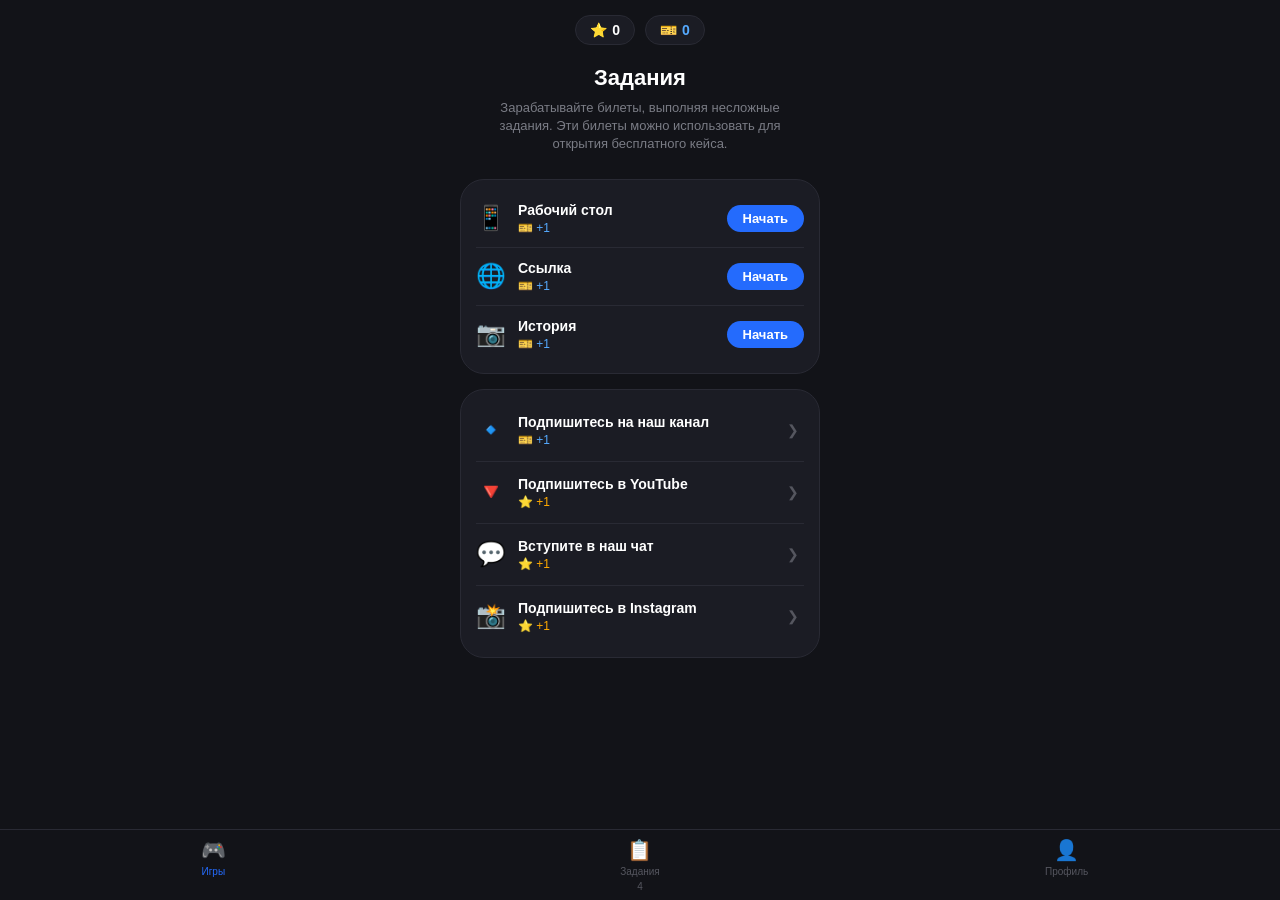
<file: tasks.html>
<!DOCTYPE html>
<html lang="ru">
<head>
    <meta charset="UTF-8">
    <meta name="viewport" content="width=device-width, initial-scale=1.0">
    <title>Slonyara Case - Задания</title>
    <style>
        body {
            background-color: #121318;
            color: #ffffff;
            font-family: -apple-system, BlinkMacSystemFont, 'Segoe UI', Roboto, sans-serif;
            margin: 0;
            padding: 15px;
            padding-bottom: 90px; /* Место под нижний таббар */
            -webkit-user-select: none;
            user-select: none;
            text-align: center;
        }

        /* Шапка с балансами звезд и билетов */
        .header-container {
            display: flex;
            justify-content: center;
            gap: 10px;
            margin-bottom: 20px;
        }
        .badge {
            background-color: #1b1c24;
            padding: 6px 14px;
            border-radius: 20px;
            font-weight: bold;
            font-size: 14px;
            border: 1px solid #292a34;
            display: flex;
            align-items: center;
            gap: 5px;
        }
        .badge-tickets { color: #55aaff; }

        .page-title { font-size: 22px; font-weight: bold; margin: 0 0 8px 0; }
        .page-subtitle { font-size: 13px; color: #7a7c85; margin: 0 auto 25px auto; max-width: 320px; line-height: 1.4; }

        /* Общая карточка-блок для списков */
        .tasks-card {
            background-color: #1b1c24;
            border-radius: 24px;
            padding: 10px 15px;
            max-width: 360px;
            margin: 0 auto 15px auto;
            border: 1px solid #292a34;
            box-sizing: border-box;
        }

        /* Элемент задания первого типа (с синей кнопкой "Начать") */
        .task-item-action {
            display: flex;
            justify-content: space-between;
            align-items: center;
            padding: 12px 0;
            border-bottom: 1px solid #292a34;
        }
        .task-item-action:last-child { border-bottom: none; }
        
        .task-meta { display: flex; align-items: center; gap: 12px; text-align: left; }
        .task-icon { font-size: 24px; width: 30px; text-align: center; }
        .task-name { font-size: 14px; font-weight: bold; }
        .task-reward { font-size: 12px; color: #55aaff; margin-top: 3px; font-weight: 500; }
        .task-reward-star { color: #ffaa00; }

        .btn-start {
            background-color: #246bfd;
            color: white;
            border: none;
            padding: 6px 16px;
            border-radius: 14px;
            font-size: 13px;
            font-weight: bold;
            cursor: pointer;
            transition: transform 0.1s;
        }
        .btn-start:active { transform: scale(0.95); }

        /* Элемент задания второго типа (строка с шевроном ">") */
        .task-item-row {
            display: flex;
            justify-content: space-between;
            align-items: center;
            padding: 14px 0;
            border-bottom: 1px solid #292a34;
            cursor: pointer;
            text-decoration: none;
            color: #ffffff;
        }
        .task-item-row:last-child { border-bottom: none; }
        .chevron { color: #55565f; font-size: 14px; padding-right: 5px; }

        /* Нижний таббар навигации из 3-х разделов */
        .tab-bar {
            position: fixed;
            bottom: 0; left: 0; width: 100%;
            background-color: #121318;
            border-top: 1px solid #292a34;
            display: flex;
            justify-content: space-around;
            padding: 8px 0;
            z-index: 100;
        }
        .tab-item {
            color: #55565f;
            font-size: 10px;
            font-weight: 500;
            display: flex;
            flex-direction: column;
            align-items: center;
            gap: 4px;
            text-decoration: none;
            width: 33.33%;
        }
        .tab-icon { font-size: 20px; }
        .tab-item.active { color: #246bfd; }
    </style>
</head>
<body>

    <!-- Шапка с балансами -->
    <div class="header-container">
        <div class="badge">⭐ <span id="user-stars">0</span></div>
        <div class="badge badge-tickets">🎫 <span id="user-tickets">0</span></div>
    </div>

    <h1 class="page-title">Задания</h1>
    <p class="page-subtitle">Зарабатывайте билеты, выполняя несложные задания. Эти билеты можно использовать для открытия бесплатного кейса.</p>

    <!-- Первый блок активных заданий -->
    <div class="tasks-card">
        
        <!-- Рабочий стол -->
        <div class="task-item-action">
            <div class="task-meta">
                <div class="task-icon">📱</div>
                <div>
                    <div class="task-name">Рабочий стол</div>
                    <div class="task-reward">🎫 +1</div>
                </div>
            </div>
            <button class="btn-start" onclick="doTask('desktop')">Начать</button>
        </div>

        <!-- Ссылка -->
        <div class="task-item-action">
            <div class="task-meta">
                <div class="task-icon">🌐</div>
                <div>
                    <div class="task-name">Ссылка</div>
                    <div class="task-reward">🎫 +1</div>
                </div>
            </div>
            <button class="btn-start" onclick="doTask('link')">Начать</button>
        </div>

        <!-- История -->
        <div class="task-item-action">
            <div class="task-meta">
                <div class="task-icon">📷</div>
                <div>
                    <div class="task-name">История</div>
                    <div class="task-reward">🎫 +1</div>
                </div>
            </div>
            <button class="btn-start" onclick="doTask('story')">Начать</button>
        </div>

    </div>

    <!-- Второй блок социальных подписок -->
    <div class="tasks-card">
        
        <!-- Наш канал -->
        <div class="task-item-row" onclick="doSocialTask('tg_channel', 1, 'tickets')">
            <div class="task-meta">
                <div class="task-icon">🔹</div>
                <div>
                    <div class="task-name">Подпишитесь на наш канал</div>
                    <div class="task-reward">🎫 +1</div>
                </div>
            </div>
            <div class="chevron">❯</div>
        </div>

        <!-- YouTube -->
        <div class="task-item-row" onclick="doSocialTask('youtube', 1, 'stars')">
            <div class="task-meta">
                <div class="task-icon">🔻</div>
                <div>
                    <div class="task-name">Подпишитесь в YouTube</div>
                    <div class="task-reward task-reward-star">⭐ +1</div>
                </div>
            </div>
            <div class="chevron">❯</div>
        </div>

        <!-- Наш чат -->
        <div class="task-item-row" onclick="doSocialTask('tg_chat', 1, 'stars')">
            <div class="task-meta">
                <div class="task-icon">💬</div>
                <div>
                    <div class="task-name">Вступите в наш чат</div>
                    <div class="task-reward task-reward-star">⭐ +1</div>
                </div>
            </div>
            <div class="chevron">❯</div>
        </div>

        <!-- Instagram -->
        <div class="task-item-row" onclick="doSocialTask('instagram', 1, 'stars')">
            <div class="task-meta">
                <div class="task-icon">📸</div>
                <div>
                    <div class="task-name">Подпишитесь в Instagram</div>
                    <div class="task-reward task-reward-star">⭐ +1</div>
                </div>
            </div>
            <div class="chevron">❯</div>
        </div>

    </div>

           <!-- Фиксированный нижний таббар навигации -->
        <div class="tab-bar">
            <a href="#" class="tab-item active"><span class="tab-icon">🎮</span>Игры</a>
            
            <!-- Вкладка Задания с красным индикатором доступных квестов -->
            <a href="tasks.html" class="tab-item tab-tasks-link">
                <span class="tab-icon">📋</span>
                Задания
                <span class="task-badge-count">4</span>
            </a>
            
            <a href="profile.html" class="tab-item"><span class="tab-icon">👤</span>Профиль</a>
        </div>


    <script>
        let stars = 0;
        let tickets = 0;

        function doTask(type) {
            alert("Задание запущено! Выполните проверку в Telegram.");
            // Имитируем начисление награды
            tickets += 1;
            document.getElementById('user-tickets').innerText = tickets;
        }

        function doSocialTask(platform, reward, currency) {
            alert("Перенаправление на страницу подписки...");
            if (currency === 'tickets') {
                tickets += reward;
                document.getElementById('user-tickets').innerText = tickets;
            } else {
                stars += reward;
                document.getElementById('user-stars').innerText = stars;
            }
        }
    </script>
</body>
</html>
</file>
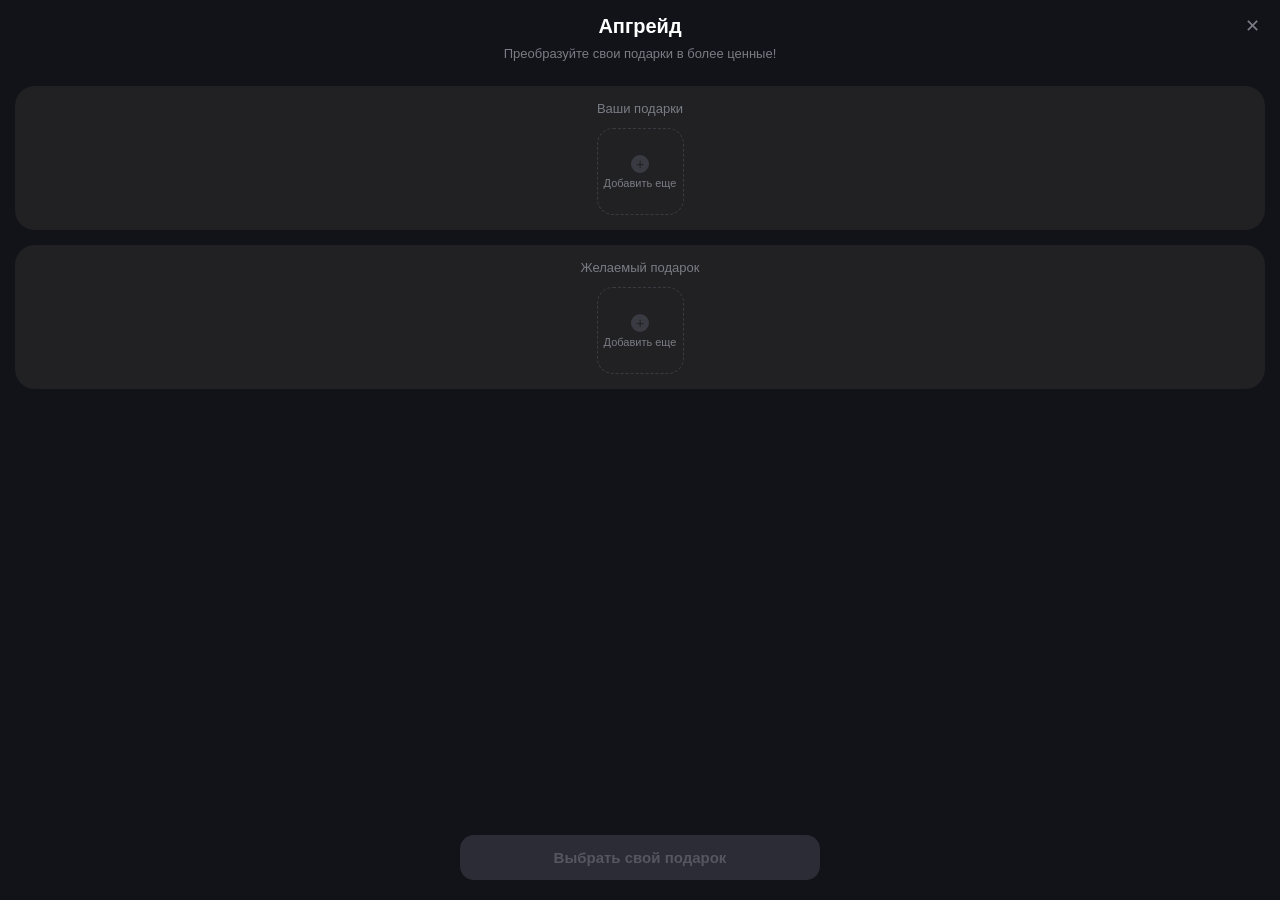
<file: upgrade.html>
<!DOCTYPE html>
<html lang="ru">
<head>
    <meta charset="UTF-8">
    <meta name="viewport" content="width=device-width, initial-scale=1.0">
    <title>Slonyara Case - Апгрейд</title>
    <style>
        body {
            background-color: #121318;
            color: #ffffff;
            font-family: -apple-system, BlinkMacSystemFont, 'Segoe UI', Roboto, sans-serif;
            margin: 0;
            padding: 15px;
            padding-bottom: 120px;
            -webkit-user-select: none;
            user-select: none;
        }

        .header-container {
            text-align: center;
            margin-bottom: 25px;
            position: relative;
        }

        .btn-back {
            position: absolute;
            right: 5px;
            top: 0;
            font-size: 18px;
            color: #7a7c85;
            text-decoration: none;
        }

        .title { font-size: 20px; font-weight: bold; margin: 0 0 8px 0; }
        .subtitle { font-size: 13px; color: #7a7c85; margin: 0; }

        .zone-card {
            background-color: #212123;
            border-radius: 20px;
            padding: 15px;
            margin-bottom: 15px;
            display: flex;
            flex-direction: column;
            align-items: center;
        }

        .zone-title { font-size: 13px; color: #7a7c85; margin-bottom: 12px; }

        .btn-add-slot {
            width: 85px;
            height: 85px;
            border: 1.5px dashed #3a3b42;
            border-radius: 16px;
            display: flex;
            flex-direction: column;
            justify-content: center;
            align-items: center;
            cursor: pointer;
            color: #7a7c85;
        }

        .plus-icon {
            font-size: 14px; background: #3a3b42; color: #212123;
            width: 18px; height: 18px; border-radius: 50%;
            display: flex; justify-content: center; align-items: center; margin-bottom: 4px;
        }
        .slot-text { font-size: 11px; text-align: center; }

        .selected-item-display { font-size: 40px; margin-bottom: 5px; }
        .selected-item-name { font-size: 12px; color: #fff; font-weight: bold; }

        .chance-container {
            background-color: #212123;
            border-radius: 20px;
            padding: 20px;
            margin-bottom: 20px;
            display: none;
            flex-direction: column;
            align-items: center;
        }

        .chance-title {
            font-size: 14px;
            color: #7a7c85;
            margin-bottom: 15px;
        }

        .horizontal-roulette {
            width: 100%;
            height: 24px;
            background-color: #2d2d31;
            border-radius: 12px;
            position: relative;
            overflow: visible;
            box-shadow: inset 0 2px 5px rgba(0,0,0,0.5);
            margin-bottom: 25px;
        }

        .chance-fill-zone {
            height: 100%;
            width: 0%;
            background-color: #4a4b54;
            border-radius: 12px 0 0 12px;
            transition: background-color 0.3s ease, width 0.3s ease;
        }

        .roulette-arrow {
            position: absolute;
            top: -12px;
            left: 50%;
            width: 0;
            height: 0;
            border-left: 8px solid transparent;
            border-right: 8px solid transparent;
            border-top: 10px solid #ffffff;
            transform: translateX(-50%);
            z-index: 10;
        }

        .chance-percent-text {
            font-size: 20px;
            font-weight: bold;
            color: #ffffff;
            margin-top: 5px;
        }

        .modal-overlay {
            position: fixed;
            top: 0; left: 0; width: 100%; height: 100%;
            background: rgba(0, 0, 0, 0.7);
            display: none; justify-content: center; align-items: center;
            z-index: 100;
        }

        .modal-content {
            background-color: #1b1c24;
            width: 90%; max-width: 350px;
            border-radius: 24px; padding: 20px;
            box-sizing: border-box; position: relative;
            border: 1px solid #292a34;
        }

        .modal-header { font-size: 16px; font-weight: bold; text-align: center; margin-bottom: 20px; }
        .modal-close { position: absolute; top: 18px; right: 20px; color: #7a7c85; cursor: pointer; }

        .empty-state {
            background-color: #212123; border-radius: 16px;
            padding: 30px 20px; text-align: center;
        }
        .empty-text { font-size: 13px; color: #7a7c85; margin-bottom: 15px; }
        
        .items-list {
            display: grid; grid-template-columns: repeat(2, 1fr); gap: 10px;
            max-height: 200px; overflow-y: auto;
        }
        .modal-item-btn {
            background-color: #212123; border: 1px solid #292a34;
            border-radius: 12px; padding: 10px; text-align: center; cursor: pointer;
        }

        .bottom-container {
            position: fixed; bottom: 20px; left: 0; width: 100%;
            display: flex; justify-content: center; padding: 0 15px; box-sizing: border-box;
        }
        .btn-main {
            background-color: #246bfd; color: white; border: none;
            border-radius: 14px; padding: 14px 0; font-size: 15px;
            font-weight: bold; width: 100%; max-width: 360px; cursor: pointer;
        }
        .btn-main:disabled { background-color: #2b2c35; color: #55565f; cursor: not-allowed; }
    </style>
</head>
<body>

    <div class="header-container">
        <h1 class="title">Апгрейд</h1>
        <p class="subtitle">Преобразуйте свои подарки в более ценные!</p>
        <a href="index.html" class="btn-back">✕</a>
    </div>

    <div class="zone-card">
        <div class="zone-title">Ваши подарки</div>
        <div id="slot-user" class="btn-add-slot" onclick="openInventory('user')">
            <div class="plus-icon">+</div>
            <div class="slot-text">Добавить еще</div>
        </div>
    </div>

    <div class="zone-card">
        <div class="zone-title">Желаемый подарок</div>
        <div id="slot-target" class="btn-add-slot" onclick="openInventory('target')">
            <div class="plus-icon">+</div>
            <div class="slot-text">Добавить еще</div>
        </div>
    </div>

    <div class="chance-container" id="chance-box">
        <div class="chance-title">Шанс на апгрейд</div>
        <div class="horizontal-roulette">
            <div class="roulette-arrow" id="pointer"></div>
            <div class="chance-fill-zone" id="fill-zone"></div>
        </div>
        <div class="chance-percent-text" id="chance-text">0%</div>
    </div>

    <div class="bottom-container">
        <button class="btn-main" id="action-btn" disabled onclick="startUpgradeRoll()">Выбрать свой подарок</button>
    </div>

    <div class="modal-overlay" id="modal">
        <div class="modal-content">
            <div class="modal-header" id="modal-title">Выберите ставку</div>
            <div class="modal-close" onclick="closeInventory()">✕</div>
            <div id="modal-body"></div>
        </div>
    </div>

    <script>
        const userInventory = [
            { id: 1, name: "Обычная Кепка", icon: "🧢", value: 10 },
            { id: 2, name: "Дешевые Очки", icon: "👓", value: 20 }
        ];

        const poolInventory = [
            { id: 101, name: "Золотая Корона", icon: "👑", value: 100 },
            { id: 102, name: "Тыква Хэллоуин", icon: "🎃", value: 40 }
        ];

        let selectedUserItem = null;
        let selectedTargetItem = null;
        let currentChance = 0;
        let isRolling = false;

        function openInventory(type) {
            if (isRolling) return;
            const modal = document.getElementById('modal');
            const title = document.getElementById('modal-title');
            const body = document.getElementById('modal-body');
            modal.style.display = 'flex';

            if (type === 'user') {
                title.innerText = "Выберите ставку";
                if (userInventory.length === 0) {
                    body.innerHTML = '<div class="empty-state"><div class="empty-text">У вас ничего нет</div></div>';
                } else {
                    let html = '<div class="items-list">';
                    userInventory.forEach(item => {
                        html += `<div class="modal-item-btn" onclick="selectItem('user', ${item.id})"><span style="font-size:30px;">${item.icon}</span><div style="font-size:11px;margin-top:5px;">${item.name}</div></div>`;
                    });
                    html += '</div>';
                    body.innerHTML = html;
                }
            } else {
                title.innerText = "Выберите желаемый подарок";
                let html = '<div class="items-list">';
                poolInventory.forEach(item => {
                    html += `<div class="modal-item-btn" onclick="selectItem('target', ${item.id})"><span style="font-size:30px;">${item.icon}</span><div style="font-size:11px;margin-top:5px;">${item.name}</div></div>`;
                });
                html += '</div>';
                body.innerHTML = html;
            }
        }

        function closeInventory() { document.getElementById('modal').style.display = 'none'; }

        function selectItem(type, id) {
            if (type === 'user') {
                selectedUserItem = userInventory.find(i => i.id == id);
                document.getElementById('slot-user').innerHTML = `<div class="selected-item-display">${selectedUserItem.icon}</div><div class="selected-item-name">${selectedUserItem.name}</div>`;
            } else {
                selectedTargetItem = poolInventory.find(i => i.id == id);
                document.getElementById('slot-target').innerHTML = `<div class="selected-item-display">${selectedTargetItem.icon}</div><div class="selected-item-name">${selectedTargetItem.name}</div>`;
            }
            closeInventory();
updateChanceBar();
}
function updateChanceBar() {
if (selectedUserItem && selectedTargetItem) {
currentChance = Math.floor((selectedUserItem.value / selectedTargetItem.value) * 100);
if (currentChance > 75) currentChance = 75;
if (currentChance < 5) currentChance = 5;
document.getElementById('chance-text').innerText = currentChance + "%";
const fillZone = document.getElementById('fill-zone');
fillZone.style.backgroundColor = '#4a4b54';
fillZone.style.width = currentChance + "%";
document.getElementById('pointer').style.left = "50%";
document.getElementById('chance-box').style.display = 'flex';
const actionBtn = document.getElementById('action-btn');
actionBtn.innerText = "Апгрейд";
actionBtn.disabled = false;
}
}
function startUpgradeRoll() {
if (isRolling) return;
isRolling = true;
document.getElementById('action-btn').disabled = true;
const pointer = document.getElementById('pointer');
const fillZone = document.getElementById('fill-zone');
const realWinningChance = currentChance * 0.85;
const systemDice = Math.floor(Math.random() * 100) + 1;
const isWin = systemDice <= realWinningChance;
let finalPositionPercent = 0;
if (isWin) {
finalPositionPercent = Math.random() * (currentChance - 2) + 1;
} else {
finalPositionPercent = currentChance + Math.random() * (100 - currentChance - 2) + 1;
}
pointer.style.transition = "left 0.5s ease-in-out";
pointer.style.left = "95%";
setTimeout(() => {
pointer.style.left = "5%";
setTimeout(() => {
pointer.style.transition = "left 2.5s cubic-bezier(0.15, 0.85, 0.45, 1)";
pointer.style.left = finalPositionPercent + "%";
}, 500);
}, 500);
setTimeout(() => {
if (isWin) {
fillZone.style.backgroundColor = '#4cd964';
alert("🎉 Отлично! Апгрейд прошел успешно!");
} else {
fillZone.style.backgroundColor = '#ff3b30';
alert("❌ Не повезло! Апгрейд сорвался.");
}
isRolling = false;
document.getElementById('action-btn').disabled = false;
}, 3600);
}
</file>
<file: style.css>
body {
    background-color: #272727;
    color: #ffffff;
    font-family: 'Trebuchet MS', 'Lucida Sans Unicode', 'Lucida Grande', 'Lucida Sans', Arial, sans-serif;
    margin: 0;
    padding: 0;
    -webkit-user-select: none;
    user-select: none;
}

.main-page-wrapper {
    display: flex;
    flex-direction: column;
    align-items: center;
    width: 100%;
    min-height: 100vh;
    box-sizing: border-box;
    padding-bottom: 110px;
    
    /* УДАЛИЛИ СТАРЫЙ BOX-SHADOW И ВСТАВИЛИ ДВА ГИГАНТСКИХ ГРАДИЕНТА ДО ЦЕНТРА: */
    background: 
        linear-gradient(to bottom, rgba(25, 24, 29, 0.98) 0%, rgba(31, 29, 29, 0.7) 20%, rgba(0, 0, 0, 0) 50%),
        linear-gradient(to top, rgba(20, 20, 20, 0.98) 0%, rgba(17, 16, 16, 0.7) 20%, rgba(0, 0, 0, 0) 50%),
        #302f2f; /* Твой текущий посветлевший фон страницы */
}
/* БЛОК БРЕНДА */
.brand-header-section {
    display: flex;
    flex-direction: column;
    align-items: center;
    width: 100%;
    max-width: 480px;
    margin: 20px auto 15px auto;
    background: #2b2b30;
    padding: 16px;
    border-radius: 24px;
    border: 1px solid #1e2027;
    box-sizing: border-box;
    box-shadow: 0 0 25px rgba(34, 197, 94, 0.3), inset 0 0 15px rgba(34, 197, 94, 0.1);
}

.app-brand-meta { display: flex; align-items: center; gap: 12px; margin-bottom: 14px; }
.app-avatar-mini { width: 36px; height: 36px; border-radius: 50%; object-fit: cover; border: 2px solid #22c55e; box-shadow: 0 0 10px rgba(34, 197, 94, 0.3); }
.app-title { font-size: 21px; font-weight: 900; color: #ffffff; text-shadow: 0 0 12px rgba(34, 197, 94, 0.4);
font-family: Trebuchet MS }

.main-balance-row { display: flex; align-items: center; justify-content: space-between; background: #0d0e12; padding: 8px 8px 8px 18px; border-radius: 20px; border: 1px solid #232731; width: 100%; box-sizing: border-box; }
.balance-badge { font-weight: 900; font-size: 17px; color: #ffaa00; }
.deposit-link-btn { background: linear-gradient(135deg, #246bfd 0%, #1253d4 100%); color: white; text-decoration: none; padding: 8px 24px; border-radius: 16px; font-size: 13px; font-weight: bold; box-shadow: 0 4px 12px rgba(36, 107, 253, 0.35); }

/* LIVE ЛЕНТА */
/* LIVE ЛЕНТА */
.live-ticker-container {
    width: calc(100% - 16px) !important; /* ⬅️ Делаем полосу чуть короче, создавая отступ */
    margin-left: 16px !important;        /* ⬅️ Сдвигаем полосу вправо от левого края страницы */
    background-color: #363636;
    border-top: 1px solid #1f222b;
    border-bottom: 1px solid #1f222b;
    display: flex;
    align-items: center;
    padding: 0 20px;
    box-sizing: border-box;
    height: 64px;
    margin-bottom: 25px;
    position: relative;
    overflow: hidden;
    
    /* ⬅️ ЗАДАЕМ ЗАКРУГЛЕНИЕ ТОЛЬКО ДЛЯ ЛЕВЫХ УГЛОВ (Верхний-левый и Нижний-левый) */
    border-top-left-radius: 20px !important;
    border-bottom-left-radius: 20px !important;
    
    /* Правые углы оставляем острыми (0), чтобы лента уходила в край экрана */
    border-top-right-radius: 0px !important;
    border-bottom-right-radius: 0px !important;
}
.live-badge { background-color: #353536; color: #ffffff; font-size: 25px; font-weight: 900; text-transform: uppercase; margin-right: 20px; letter-spacing: 0.8px; border: none; padding: 10px 0; z-index: 10; position: relative; }
.live-ticker { 
    display: flex !important; 
    gap: 8px !important; 
    align-items: center !important; /* ⬅️ Это жестко выравнивает эмодзи по центру вертикали */
    justify-content: flex-start !important;
    width: max-content !important; 
    min-width: 100vw !important; /* ⬅️ Растягивает дорожку на всю ширину экрана компьютера */
    flex-wrap: nowrap !important; 
}

.ticker-icon {
    font-size: 40px !important;
    filter: drop-shadow(0 2px 4px rgba(0,0,0,0.5)) !important;
    flex-shrink: 0 !important;
    display: inline-flex !important;
    align-items: center !important; /* ⬅️ Центрирует эмодзи внутри иконки */
    justify-content: center !important;
    line-height: 1 !important; /* Убирает лишние невидимые отступы шрифта */
    height: 100% !important;
}

/* Допиши ниже новый блок стилей для самих картинок стикеров: */
.ticker-img {
    width: 100%;
    height: 100%;
    object-fit: contain;    /* Гарантирует, что картинка не сожмется и не потеряет пропорции */
}
/* СЕТКА РЕЖИМОВ */
.menu-list-container { width: 100%; max-width: 480px; padding: 0 16px; box-sizing: border-box; }
/* А вот саму колонку кнопок жестко центрируем и сужаем под виджет! */
.menu-list {
    display: flex;
    flex-direction: column;
    gap: 12px;
    width: 100%;
    max-width: 480px; /* ⬅️ Зажимаем кнопки под размер верхнего виджета */
    margin: 0 auto;   /* ⬅️ Центрируем их ровно по середине экрана ПК */
}
.menu-btn { display: flex; align-items: center; padding: 19px 25px; border-radius: 30px; text-decoration: none; color: white; box-shadow: 0 5px 15px rgba(0,0,0,0.3); border: 1px solid rgba(255, 255, 255, 0.02); box-sizing: border-box; width: 100%; cursor: pointer; }

.btn-icon { font-size: 32px; margin-right: 18px; width: 42px; display: flex; justify-content: center; align-items: center; }
.btn-text { display: flex; flex-direction: column; text-align: left; }
.btn-title { font-size: 22px; font-weight: 1000; }
.btn-subtitle { font-size: 13px; color: rgba(255, 255, 255, 0.55); margin-top: 3px; }

.bg-free { background: linear-gradient(135deg, #313850, #474c77); }
.bg-cases { background: linear-gradient(135deg, #1c4dd3, #2261ff); }
.bg-upgrade { background: linear-gradient(135deg, #6814bd, #8334eb); }
.bg-crash { background: linear-gradient(135deg, #040a5c, #0d329c); }
.bg-mines { background: linear-gradient(135deg, #8f2323, #b63131); }
.bg-plinko { background: linear-gradient(135deg, #055768, #079ada); }
.bg-contracts { background: linear-gradient(135deg, #91108a, #b810b8); }
.bg-pvp { background: linear-gradient(135deg, #aa5e06, #df740a); }
.bg-slots { background: linear-gradient(135deg, #8f6505, #e0a40a); }

/* ИСПРАВЛЕННОЕ МОДАЛЬНОЕ ОКНО ПО МАКЕТУ С РАЗМЫТИЕМ */
.modal-sheet-overlay {
    position: fixed;
    top: 0; left: 0; width: 100%; height: 100%;
    
    /* Эффект матового матового размытия заднего фона из твоего макета */
    background-color: rgba(0, 0, 0, 0.767);
    backdrop-filter: blur(15px);
    -webkit-backdrop-filter: blur(10px);
    
    display: none;
    justify-content: center;
    align-items: center; /* Центрируем ровно посередине экрана ПК */
    z-index: 300;
    opacity: 0;
    transition: opacity 0.2s ease;
}
/* ⬇️ ДОБАВЬ ИМЕННО ЭТОТ КУСОК, ОН ЗАСТАВЛЯЕТ ОКНО ПРОЯВИТЬСЯ */
.modal-sheet-overlay.active { 
    display: flex !important; /* Меняем скрытый статус на видимый */
    opacity: 1 !important; 
}
/* 1. ГЛАВНОЕ ОКНО С ВНУТРЕННИМИ ГЛУБОКИМИ ТЕНЯМИ К ЦЕНТРУ */
.modal-sheet-content {
    width: 90%;
    max-width: 430px; /* Сделали само окно просторнее */
    min-height: 250px; /* Увеличили базовую высоту плашки */
    background-color: #000000;
    border-radius: 28px;
    border: 1px solid #2a2e3b;
    padding: 24px 20px;
    box-sizing: border-box;
    display: flex;
    flex-direction: column;
    position: relative;
    overflow: hidden; /* Чтобы внутренние тени не вылезали за закругленные края */
    
    /* ТОЧНО ТАКИЕ ЖЕ ГЛУБОКИЕ СХОДЯЩИЕСЯ ТЕНИ, КАК В ГЛАВНОМ МЕНЮ */
    background: 
        linear-gradient(to bottom, rgba(32, 32, 32, 0.95) 0%, rgba(41, 41, 41, 0.6) 20%, rgba(97, 91, 91, 0) 60%),
        linear-gradient(to top, rgba(34, 33, 33, 0.95) 0%, rgba(53, 52, 52, 0.6) 20%, rgba(5, 4, 4, 0) 60%),
        #323233;

    transform: scale(0.85);
    transition: transform 0.2s cubic-bezier(0.175, 0.885, 0.32, 1.15);
}
.modal-sheet-overlay.active .modal-sheet-content { transform: scale(1); }

/* 2. ШАПКА ОКНА: ЦЕНТРИРОВАНИЕ */
.modal-header-row {
    display: flex;
    justify-content: center; /* Сдвигаем заголовок строго по центру строки */
    align-items: center;
    width: 100%;
    margin-bottom: 15px;
    position: relative;
}

/* Название "Бесплатно" стало больше */
.modal-game-title { 
    font-size: 27px; /* Увеличили размер шрифта */
    font-weight: 900; 
    color: #ffffff; 
    letter-spacing: 0.5px;
}

/* Крестик: поднят, сделан больше и светлее */
.modal-close-cross { 
    position: absolute !important;
    top: -21px !important;     /* Сместили ближе к верхнему краю */
    right: -8px !important;   /* Загнали в самый правый угол */
    font-size: 20px !important; /* Сделали крупнее и заметнее */
    color: #c0baba !important; /* Прямо чистый белый яркий цвет */
    opacity: 2 !important;  /* Чуть-чуть приглушили, чтобы смотрелся стильно */
    cursor: pointer; 
    padding: 6px; 
    transition: color 0.1s, transform 0.1s; 
}
.modal-close-cross:hover { color: #ffffff; transform: scale(1.1); }

/* 3. КАРТОЧКИ КЕЙСОВ: НАСТРОЙКА РАЗМЕРА И ЦВЕТА */
.modal-cases-grid {
    display: flex;
    gap: 15px; /* Увеличили зазор между карточками */
    width: 100%;
    box-sizing: border-box;
}

.case-item-card {
    flex: 1;
    background-color: #454547; /* Сделали подложку карточек глубокой тёмной */
    border-radius: 20px; /* Красивое сглаженное закругление углов */
    border: 1px solid #282b36; /* Четкий контур карточки */
    padding: 20px 14px; /* КАРДИНАЛЬНО УВЕЛИЧИЛИ ВЫСОТУ И ВНУТРЕННИЙ ОБЪЕМ */
    display: flex;
    flex-direction: column;
    align-items: center;
    cursor: pointer;
    box-shadow: 0 4px 15px rgba(0,0,0,0.4); /* Мягкая тень под самой карточкой */
    transition: transform 0.1s, background-color 0.2s;
}
.case-item-card:active { transform: scale(0.96); }
.case-item-card:hover { background-color: #14161b; border-color: #383d4d; }

/* В будущем сюда встанут картинки из папки images */
.case-image-placeholder {
    font-size: 50px;
    margin-bottom: 14px;
    filter: drop-shadow(0 4px 8px rgba(0,0,0,0.4));
}

.case-meta-row {
    display: flex;
    justify-content: space-between;
    align-items: center;
    width: 100%;
    padding: 0 4px;
    box-sizing: border-box;
}

.case-name { font-size: 24px; font-weight: bold; color: #ffffff; }
.case-price { font-size: 24px; font-weight: 900; }
.price-orange { color: #ffaa00; }
.price-blue { color: #246bfd; }

.modal-game-description { font-size: 13px; color: #697288; line-height: 1.5; text-align: center; }

/* ТАББАР */
.tab-bar { 
    position: fixed; 
    bottom: 0; 
    left: 0; 
    width: 100%; 
    background-color: #12151d; 
    border-top: 1px solid #191c25; 
    display: flex; 
    justify-content: center; 
    padding: 12px 0 16px 0; 
    z-index: 200; 
    box-shadow: 0 -10px 30px rgba(0, 0, 0, 0.8) !important;
} /* ⬅️ ВОТ ЭТУ СКОБКУ МЫ ВЕРНУЛИ НА МЕСТО! */

.tab-item { 
    color: #2f334b; 
    font-size: 12px; 
    font-weight: 800; 
    display: flex; 
    flex-direction: column; 
    align-items: center; 
    gap: 5px; 
    text-decoration: none; 
    width: 100%; 
    max-width: 140px; 
    position: relative; 
}
.tab-icon { font-size: 30px; }
.tab-item.active { color: #139133; }
.task-badge-count { position: absolute; top: -2px; right: calc(50% - 26px); background-color: #ff3b30; color: #ffffff; font-size: 10px; font-weight: 900; min-width: 16px; height: 16px; border-radius: 8px; display: flex; justify-content: center; align-items: center; padding: 0 4px; box-sizing: border-box; border: 2px solid #090a0d; }

/* Возвращаем отображение маленькой круглой аватарки в шапку */
.app-avatar-mini {
    width: 36px !important;
    height: 36px !important;
    border-radius: 50% !important;
    object-fit: cover !important;
    border: 2px solid #22c55e !important;
    box-shadow: 0 0 10px rgba(34, 197, 94, 0.3) !important;
    flex-shrink: 0 !important;
} /* ⬅️ ТУТ ОСТАЛАСЬ ОДНА ПРАВИЛЬНАЯ СКОБКА СИСТЕМЫ */
/* ======================================================= */
/* ЭКРАН ОТКРЫТИЯ КЕЙСА (РУЛЕТКА И КНОПКИ) */
/* ======================================================= */

.case-page-header {
    width: 100%;
    max-width: 480px;
    display: flex;
    align-items: center;
    justify-content: space-between;
    padding: 20px 16px 10px 16px;
    box-sizing: border-box;
}

.back-to-lobby-btn {
    color: #8c91a3;
    text-decoration: none;
    font-size: 15px;
    font-weight: bold;
}

.case-page-title {
    font-size: 20px;
    font-weight: 900;
    color: #ffffff;
}

/* Контейнер всей рулетки по центру дисплея */
.roulette-container {
    width: 100%;
    position: relative;
    margin: auto 0; /* Выравнивает рулетку строго по центру высоты экрана */
    display: flex;
    flex-direction: column;
    align-items: center;
}

/* Центральные стрелочки-указатели */
.roulette-arrow {
    font-size: 16px;
    color: #ffaa00;
    z-index: 50;
    text-shadow: 0 0 8px rgba(255, 170, 0, 0.6);
}
.arrow-top { margin-bottom: 6px; }
.arrow-bottom { margin-top: 6px; }

/* Окошко рулетки: растягиваем на весь экран без боковых ограничений */
.roulette-track-wrapper {
    width: 100% !important;
    max-width: 100vw !important; /* Убирает сжатие по бокам, лента летит во всю ширь */
    height: 160px !important; /* Сделали барабан повыше и мощнее */
    background-color: rgba(17, 18, 22, 0.25) !important;
    border-top: 1px solid rgba(255, 255, 255, 0.05) !important;
    border-bottom: 1px solid rgba(255, 255, 255, 0.05) !important;
    overflow: hidden;
    display: flex;
    align-items: center;
    position: relative;
}

/* Бегущая дорожка: по умолчанию плавно и бесконечно едет влево сама по себе */
.roulette-track {
    display: flex !important;
    gap: 16px !important;
    width: max-content !important;
    animation: passiveScroll 25s linear infinite; /* Бесконечное завлекающее движение */
}

/* Эффект постоянного пассивного вращения казино-барабана */
@keyframes passiveScroll {
    0% { transform: translateX(0); }
    100% { transform: translateX(-1500px); } /* Мягко уплывает влево */
}

/* Если хочешь изменить цвет фона страницы на такой же глубокий синий градиент: */
.case-page-background-override {
    background: radial-gradient(circle, #1a3ba8 0%, #0b1536 100%) !important;
}

/* Карточка отдельного предмета внутри рулетки */
.roulette-item {
    width: 90px;
    height: 110px;
    background: linear-gradient(135deg, #1b1e26 0%, #111216 100%);
    border: 1px solid #232731;
    border-radius: 16px;
    flex-shrink: 0;
    display: flex;
    flex-direction: column;
    align-items: center;
    justify-content: space-between;
    padding: 12px 6px;
    box-sizing: border-box;
    box-shadow: 0 4px 10px rgba(0,0,0,0.3);
}

.item-emoji {
    font-size: 34px;
    margin-top: 4px;
    filter: drop-shadow(0 4px 8px rgba(0,0,0,0.4));
}

.item-reward-cost {
    font-size: 11px;
    font-weight: 900;
    color: #ffaa00;
}

/* Различные подсветки редкости для предметов */
.rarity-rare { border-color: #246bfd; background: linear-gradient(135deg, #182a52 0%, #111216 100%); }
.rarity-legendary { border-color: #b01acc; background: linear-gradient(135deg, #3d1247 0%, #111216 100%); }

/* НИЖНИЙ БЛОК КНОПОК УПРАВЛЕНИЯ */
.case-controls-wrapper {
    width: 100%;
    max-width: 480px;
    padding: 0 16px 20px 16px;
    box-sizing: border-box;
    display: flex;
    flex-direction: column;
    gap: 12px;
}

.sub-controls-row {
    display: flex;
    gap: 12px;
    width: 100%;
}

.sub-btn {
    flex: 1;
    background-color: #252936;
    border: 1px solid #3a3f50;
    color: #ffffff;
    padding: 12px 0;
    border-radius: 16px;
    font-size: 13px;
    font-weight: bold;
    cursor: pointer;
    transition: transform 0.1s;
}
.sub-btn:active { transform: scale(0.97); }

/* Огромная кнопка КРУТИТЬ */
.main-spin-btn {
    width: 100%;
    background: linear-gradient(135deg, #246bfd 0%, #1253d4 100%);
    color: white;
    border: none;
    border-radius: 18px;
    padding: 16px 0;
    font-size: 16px;
    font-weight: bold;
    cursor: pointer;
    box-shadow: 0 5px 15px rgba(36, 107, 253, 0.4);
    transition: transform 0.1s;
}
.main-spin-btn:active { transform: scale(0.98); }
.main-spin-btn:disabled { background: #232630; box-shadow: none; color: #4e5161; }
/* КЛАССЫ ДЛЯ ОКНА ВЫПОЛНЕНИЯ УСЛОВИЙ КЕЙСА */
.conditions-box {
    max-width: 380px !important;
    min-height: auto !important;
    padding: 20px 18px 24px 18px !important;
}

.conditions-subtitle {
    font-size: 11px;
    color: #697288;
    margin: -16px 0 20px 0;
    text-align: center;
}

.conditions-list {
    width: 100%;
    display: flex;
    flex-direction: column;
    gap: 10px;
    margin-bottom: 20px;
}

/* Строчка задания подписки */
.condition-item-row {
    display: flex;
    justify-content: space-between;
    align-items: center;
    background-color: #1a1b22;
    border: 1px solid #282b36;
    border-radius: 16px;
    padding: 12px 14px;
    text-decoration: none;
    color: #ffffff;
    transition: background-color 0.15s;
}
.condition-item-row:hover { background-color: #20222a; }

.condition-meta { display: flex; align-items: center; gap: 12px; }

.condition-icon-badge {
    width: 36px; height: 36px;
    background: linear-gradient(135deg, #ff5e3a 0%, #ff2a68 100%);
    border-radius: 50%;
    display: flex; justify-content: center; align-items: center;
    font-size: 16px;
}

.condition-text-block { text-align: left; }
.condition-name { font-size: 13px; font-weight: 800; }
.condition-desc { font-size: 10px; color: #5c6273; margin-top: 2px; }
.condition-chevron { color: #444957; font-size: 12px; }

/* Синяя кнопка Готово */
.modal-ready-btn {
    width: 100%;
    background: linear-gradient(135deg, #246bfd 0%, #1253d4 100%);
    color: white;
    border: none;
    border-radius: 14px;
    padding: 14px 0;
    font-size: 14px;
    font-weight: bold;
    cursor: pointer;
    box-shadow: 0 4px 12px rgba(36, 107, 253, 0.35);
}
.modal-ready-btn:disabled { background: #232630; color: #4e5161; box-shadow: none; }
/* КНОПКА-КРЕСТИК ДЛЯ ВЫХОДА ИЗ РУЛЕТКИ В ЛОББИ */
.exit-case-page-cross {
    position: absolute !important;
    top: 24px !important;
    right: 28px !important;
    font-size: 26px !important;
    color: #8c91a3 !important;
    text-decoration: none !important;
    font-weight: bold !important;
    z-index: 9999 !important; /* Выносим на самый верхний слой, чтобы легко кликалось */
    transition: color 0.15s, transform 0.15s !important;
    cursor: pointer !important;
}

.exit-case-page-cross:hover {
    color: #ffffff !important;
    transform: scale(1.15) !important; /* Слегка увеличивается при наведении мышки на ПК */
}
/* Новая облегченная мини-шапка */
.mini-case-header {
    display: flex;
    align-items: center;
    gap: 10px;
    margin-top: 15px;
    margin-bottom: 12px;
}
.mini-app-title {
    font-size: 16px;
    font-weight: 900;
    color: #ffffff;
    font-family: 'Trebuchet MS', sans-serif;
}

/* Раздельные закругленные плашки балансов по макету */
.split-balances-row {
    display: flex;
    gap: 14px;
    margin-bottom: 20px;
}
/* Перерабатываем плашки балансов под игровой стиль */
.single-balance-badge {
    background-color: rgba(131, 132, 134, 0.4) !important; /* Делаем подложку мягкой и полупрозрачной */
    border: 1px solid rgba(58, 63, 80, 0.5) !important;
    padding: 4px 4px 4px 16px !important; /* Уменьшаем отступ справа, чтобы кнопка + встала в край */
    border-radius: 24px !important; /* Идеальная округлая форма капсулы */
    display: flex !important;
    align-items: center !important;
    justify-content: space-between !important; /* Разносим текст баланса и плюс по краям */
    gap: 12px !important;
    min-width: 95px !important; /* Чуть увеличили ширину под новые элементы */
    box-shadow: 0 4px 12px rgba(0, 0, 0, 0.15) !important;
    height: 36px !important;
    box-sizing: border-box !important;
}

/* Текст внутри баланса */
.balance-text-value {
    font-weight: 900 !important;
    font-size: 15px !important;
    color: #ffffff !important;
    display: flex !important;
    align-items: center !important;
    gap: 4px !important;
}

/* КРУГЛАЯ СИНЯЯ КНОПКА ПЛЮСИКА */
.balance-plus-btn {
    width: 28px !important;
    height: 28px !important;
    background: linear-gradient(135deg, #246bfd 0%, #1253d4 100%) !important; /* Фирменный синий градиент */
    color: #ffffff !important;
    text-decoration: none !important;
    font-size: 16px !important;
    font-weight: 900 !important;
    border-radius: 50% !important; /* Делаем кнопку идеально круглой */
    display: flex !important;
    justify-content: center !important;
    align-items: center !important;
    box-shadow: 0 2px 6px rgba(36, 107, 253, 0.4) !important;
    transition: transform 0.1s !important;
    cursor: pointer !important;
}

.balance-plus-btn:active {
    transform: scale(0.9) !important; /* Легкий щелчок при нажатии */
}
.color-orange { color: #ffaa00; }
.color-blue { color: #246bfd; }

/* Контейнер всей рулетки: опускаем пониже от шапки и LIVE-ленты */
.roulette-container {
    width: 100% !important;
    margin-top: 45px !important; /* ⬅️ Увеличили отступ, чтобы опустить ленту ниже */
    margin-bottom: auto !important;
    display: flex;
    flex-direction: column;
    align-items: center;
}

/* Окошко рулетки: полностью прозрачное, растянутое на весь экран */
.roulette-track-wrapper {
    width: 100% !important;
    max-width: 100vw !important; /* Убирает сжатие по бокам */
    height: 300px !important; /* Высота барабана */
    
    /* ⬇️ УДАЛИЛИ ЦВЕТ И СДЕЛАЛИ ДОРОЖКУ ПОЛНОСТЬЮ ПРОЗРАЧНОЙ */
    background: transparent !important; 
    
    /* ⬇️ УБРАЛИ ЛИНИИ ОБВОДКИ СВЕРХУ И СНИЗУ */
    border-top: none !important;
    border-bottom: none !important;
    
    overflow: hidden;
    display: flex;
    align-items: center;
    position: relative;
}

/* Делаем сами карточки предметов внутри рулетки крупнее */
.roulette-item {
    width: 200px !important;  /* ⬅️ Увеличили ширину карточки (было 110px) */
    height: 250px !important; /* ⬅️ Увеличили высоту карточки (было 140px) */
    background: linear-gradient(135deg, #1b1e26 0%, #111216 100%) !important;
    border: 1px solid #232731 !important;
    border-radius: 18px !important;
    flex-shrink: 0 !important;
    display: flex !important;
    flex-direction: column !important;
    align-items: center !important;
    justify-content: space-between !important;
    padding: 18px 10px !important; /* Внутренние отступы стали свободнее */
    box-sizing: border-box !important;
    box-shadow: 0 6px 15px rgba(0,0,0,0.4) !important;
}

/* Пропорционально увеличиваем размер призов внутри больших карточек */
.item-emoji {
    font-size: 100px !important; /* ⬅️ Сделали тыквы, сумки и кольца еще больше и сочнее */
    margin-top: 6px !important;
    filter: drop-shadow(0 4px 8px rgba(0,0,0,0.4)) !important;
}

/* Фигурные стрелки */
.roulette-arrow {
    font-size: 26px !important; /* Сделали стрелки значительно больше */
    color: #ffaa00;
}

/* СДВИГАЕМ КНОПКИ В САМЫЙ НИЗ И ДЕЛАЕМ ИХ МАССИВНЕЕ */
.case-controls-wrapper {
    margin-top: auto !important; /* Жестко прижимает блок к нижнему краю */
    padding-bottom: 30px !important; /* Отступ от самого низа экрана */
    gap: 16px !important;
}
.sub-btn {
    padding: 15px 0 !important; /* Сделали кнопки Настройки и Призы выше */
    font-size: 14px !important;
    border-radius: 18px !important;
}
.main-spin-btn {
    padding: 18px 0 !important; /* Крупная массивная кнопка Крутить */
    font-size: 18px !important;
    border-radius: 20px !important;
}
/* НАСТРОЙКА КАРТОЧКИ ПРЕДМЕТА: СУЖАЕМ ДЛЯ НЕБОЛЬШОГО РАССТОЯНИЯ */
.daily-green-theme .roulette-item {
    background: transparent !important; /* Полностью прозрачная основа */
    border: none !important;
    box-shadow: none !important;
    width: 105px !important;  /* ⬅️ Немного уменьшили ширину карточки, чтобы сблизить предметы */
    height: 165px !important; /* Высота под размер картинок и плашек */
    flex-shrink: 0 !important;
    display: flex !important;
    flex-direction: column !important;
    align-items: center !important;
    justify-content: space-between !important;
    padding: 10px 4px !important;
    box-sizing: border-box !important;
}

/* КРУГЛАЯ ЗАБЛЮРЕННАЯ ПЛАШКА СТОИМОСТИ (МАТОВОЕ СТЕКЛО) */
.daily-green-theme .item-reward-cost {
    background-color: rgba(255, 255, 255, 0.08) !important; /* Полупрозрачный белый фон */
    border: 1px solid rgba(255, 255, 255, 0.1) !important; /* Тонкий стеклянный контур */
    
    /* ⬅️ ЭФФЕКТ МАТОВОГО СТЕКЛА И РАЗМЫТИЯ ФОНА ПОД ЦЕНОЙ */
    backdrop-filter: blur(8px) !important;
    -webkit-backdrop-filter: blur(8px) !important;
    
    padding: 6px 16px !important; /* Внутренние отступы, чтобы плашка вытянулась в капсулу */
    border-radius: 20px !important; /* Идеально закругленные края */
    
    font-size: 13px !important;
    font-weight: 800 !important;
    color: #ffffff !important; /* Белый цвет текста цены */
    
    display: inline-flex !important;
    align-items: center !important;
    justify-content: center !important;
    gap: 5px !important;
    
    box-shadow: 0 4px 10px rgba(0, 0, 0, 0.2) !important; /* Легкая тень под капсулой */
    width: 85% !important; /* Плашка аккуратно подгоняется под ширину картинки */
    box-sizing: border-box !important;
    margin-top: auto !important; /* Выталкивает капсулу строго в самый низ */
}

/* Корректируем зазор для самого смайлика/картинки */
.daily-green-theme .item-emoji {
    font-size: 50px !important;
    margin-bottom: 5px !important;
}

/* СТИЛИ ДЛЯ ОБНОВЛЕННЫХ СТРЕЛОЧЕК-УГОЛКОВ */
.daily-green-theme .roulette-arrow {
    font-size: 32px !important; /* Оптимальный размер для тонких стрелок */
    color: rgba(255, 255, 255, 0.4) !important; /* Делаем их полупрозрачными и аккуратными, как на макете */
    font-weight: 300 !important;
    transition: color 0.2s !important;
    text-shadow: none !important; /* Убираем старое неоновое свечение */
}

/* Найди эти строчки в самом низу и замени цифры: */
.daily-green-theme .arrow-top {
    margin-bottom: -32px !important; /* Было -15px, увеличили сдвиг внутрь */
    font-size: 26px !important;
    position: relative !important;
    z-index: 10 !important;
}

.daily-green-theme .arrow-bottom {
    margin-top: -32px !important; /* Было -15px, увеличили сдвиг внутрь */
    font-size: 26px !important;
    position: relative !important;
    z-index: 10 !important;
}
/* Найди этот блок в самом конце и замени его свойства на эти: */
.daily-green-theme .case-controls-wrapper {
    position: fixed !important;   /* ⬅️ ДОБАВИТЬ ЭТО (привязывает к экрану) */
    bottom: 40px !important;      /* ⬅️ ДОБАВИТЬ ЭТО (высота от самого низа) */
    left: 50% !important;         /* ⬅️ ДОБАВИТЬ ЭТО (для центрирования на ПК) */
    transform: translateX(-50%) !important; /* ⬅️ ДОБАВИТЬ ЭТО */
    
    width: 100% !important;
    max-width: 480px !important;
    display: flex !important;
    flex-direction: column !important;
    gap: 12px !important;
    z-index: 100 !important;
}
/* На всякий случай убедимся, что обертка распределяет контент правильно */
.daily-green-theme {
    display: flex !important;
    flex-direction: column !important;
    justify-content: flex-start !important;
}
</file>
